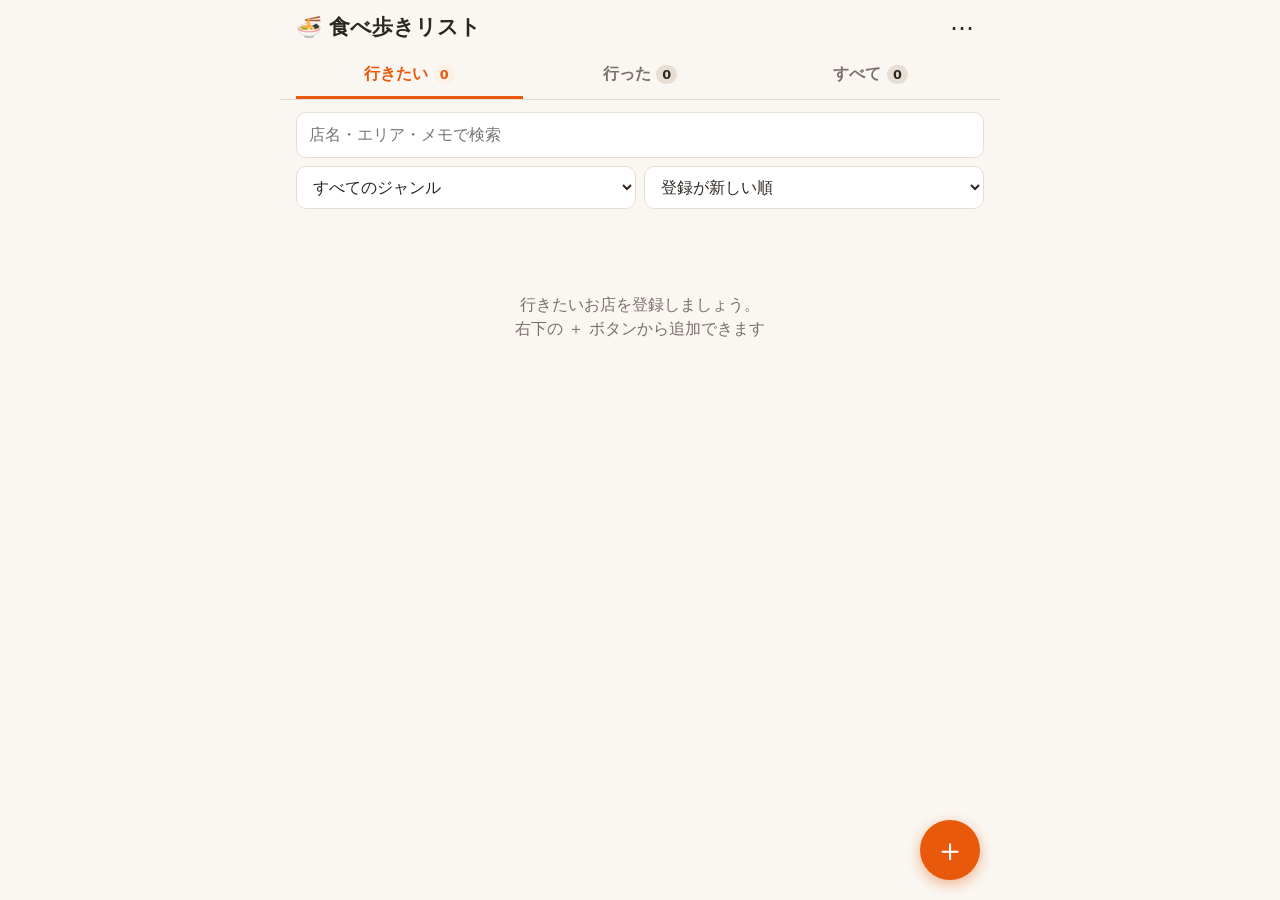
<file: index.html>
<!doctype html>
<html lang="ja">
<head>
  <meta charset="utf-8">
  <meta name="viewport" content="width=device-width, initial-scale=1, viewport-fit=cover">
  <meta name="theme-color" content="#e8590c">
  <title>食べ歩きリスト</title>
  <link rel="manifest" href="manifest.webmanifest">
  <link rel="icon" href="icon.svg" type="image/svg+xml">
  <link rel="apple-touch-icon" href="icon.svg">
  <link rel="stylesheet" href="style.css">
</head>
<body>
  <header class="app-header">
    <h1>🍜 食べ歩きリスト</h1>
    <button id="menuBtn" class="icon-btn" type="button" aria-label="メニュー">⋯</button>
  </header>

  <nav class="tabs" role="tablist">
    <button type="button" role="tab" data-tab="want" aria-selected="true">行きたい <span class="count" id="countWant">0</span></button>
    <button type="button" role="tab" data-tab="visited" aria-selected="false">行った <span class="count" id="countVisited">0</span></button>
    <button type="button" role="tab" data-tab="all" aria-selected="false">すべて <span class="count" id="countAll">0</span></button>
  </nav>

  <div class="toolbar">
    <input type="search" id="search" placeholder="店名・エリア・メモで検索" aria-label="検索">
    <div class="toolbar-row">
      <select id="genreFilter" aria-label="ジャンルで絞り込み">
        <option value="">すべてのジャンル</option>
      </select>
      <select id="sort" aria-label="並び替え">
        <option value="created">登録が新しい順</option>
        <option value="priority">行きたい度順</option>
        <option value="rating">評価が高い順</option>
        <option value="lastVisit">最近行った順</option>
        <option value="name">店名順</option>
      </select>
    </div>
  </div>

  <main id="list" class="list" aria-live="polite"></main>
  <p id="empty" class="empty" hidden></p>

  <button id="addBtn" class="fab" type="button" aria-label="お店を追加">＋</button>
  <div id="toast" class="toast" role="status" hidden></div>

  <!-- お店の追加・編集 -->
  <dialog id="shopDialog">
    <form id="shopForm" novalidate>
      <h2 id="shopDialogTitle">お店を追加</h2>
      <label><span>店名 <span class="req">*</span></span>
        <input name="name" autocomplete="off" required>
      </label>
      <label>ジャンル
        <input name="genre" list="genreList" autocomplete="off" placeholder="ラーメン、カフェ、焼肉 など">
      </label>
      <datalist id="genreList"></datalist>
      <label>エリア・住所
        <input name="area" autocomplete="off" placeholder="渋谷、梅田 など">
      </label>
      <label>URL（食べログ・Instagram など）
        <input name="url" inputmode="url" autocomplete="off" placeholder="https://">
      </label>
      <div class="field">
        <span class="field-label">行きたい度</span>
        <div class="stars-input" data-name="priority"></div>
      </div>
      <label>メモ
        <textarea name="memo" rows="3" placeholder="気になるメニュー、営業時間、誰に聞いたか など"></textarea>
      </label>
      <div class="dialog-actions">
        <button type="button" class="danger" id="deleteShopBtn">削除</button>
        <span class="spacer"></span>
        <button type="button" data-close>キャンセル</button>
        <button type="submit" class="primary">保存</button>
      </div>
    </form>
  </dialog>

  <!-- 行った記録の追加・編集 -->
  <dialog id="visitDialog">
    <form id="visitForm" novalidate>
      <h2 id="visitDialogTitle">行った記録</h2>
      <p class="dialog-sub" id="visitShopName"></p>
      <label><span>行った日 <span class="req">*</span></span>
        <input name="date" type="date" required>
      </label>
      <div class="field">
        <span class="field-label">評価</span>
        <div class="stars-input" data-name="rating"></div>
      </div>
      <div class="field-row">
        <label>金額（円）
          <input name="price" type="number" inputmode="numeric" min="0" step="1" placeholder="1500">
        </label>
        <label>一緒に行った人
          <input name="companions" autocomplete="off" placeholder="ひとり、友達 など">
        </label>
      </div>
      <label>食べたもの
        <input name="dishes" autocomplete="off" placeholder="味噌ラーメン、餃子">
      </label>
      <label>感想
        <textarea name="comment" rows="3" placeholder="味、雰囲気、待ち時間 など"></textarea>
      </label>
      <label class="check">
        <input name="again" type="checkbox"> また行きたい！
      </label>
      <div class="dialog-actions">
        <span class="spacer"></span>
        <button type="button" data-close>キャンセル</button>
        <button type="submit" class="primary">保存</button>
      </div>
    </form>
  </dialog>

  <!-- お店の詳細 -->
  <dialog id="detailDialog">
    <div id="detailBody"></div>
    <div class="dialog-actions">
      <button type="button" id="detailEditBtn">編集</button>
      <span class="spacer"></span>
      <button type="button" data-close>閉じる</button>
      <button type="button" class="primary" id="detailVisitBtn">＋ 行った記録</button>
    </div>
  </dialog>

  <!-- メニュー -->
  <dialog id="menuDialog">
    <h2>メニュー</h2>
    <div class="menu-list">
      <button type="button" id="exportJsonBtn">バックアップを保存（JSON）</button>
      <button type="button" id="importJsonBtn">バックアップから復元（JSON）</button>
      <button type="button" id="exportCsvBtn">表計算用に書き出し（CSV）</button>
    </div>
    <p class="note">データはこの端末のブラウザ内に保存されます。機種変更やブラウザのデータ削除の前にバックアップを保存してください。</p>
    <input type="file" id="importFile" accept="application/json,.json" hidden>
    <div class="dialog-actions">
      <span class="spacer"></span>
      <button type="button" data-close>閉じる</button>
    </div>
  </dialog>

  <script src="app.js"></script>
</body>
</html>
</file>
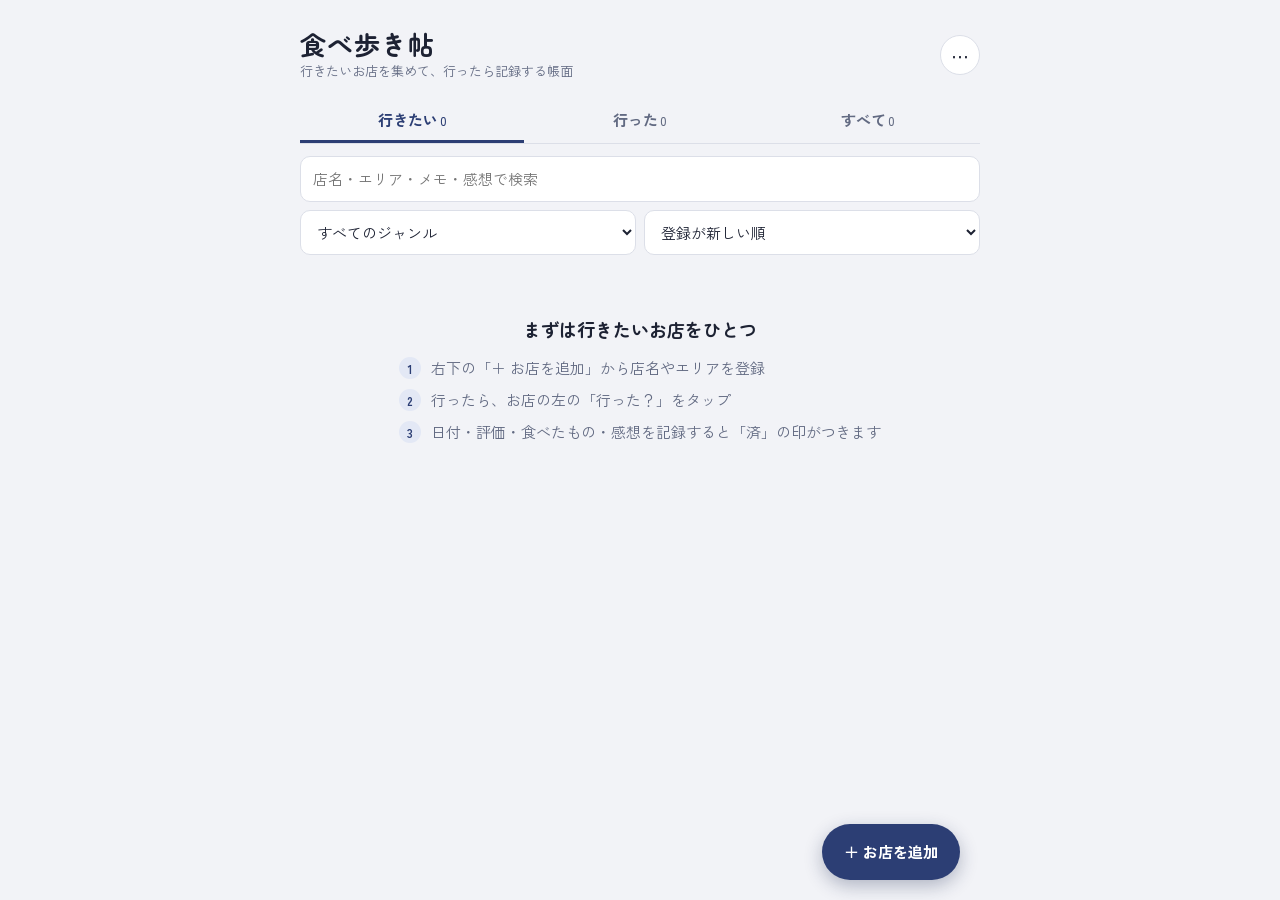
<file: tabearuki/index.html>
<!doctype html>
<html lang="ja">
<head>
<meta charset="utf-8">
<meta name="viewport" content="width=device-width, initial-scale=1, viewport-fit=cover">
</head>
<body>
<title>食べ歩き帖</title>
<meta name="claude:viewport-fit-sides" content="cover">
<link rel="preconnect" href="https://fonts.googleapis.com">
<link rel="preconnect" href="https://fonts.gstatic.com" crossorigin>
<link rel="stylesheet" href="https://fonts.googleapis.com/css2?family=Zen+Kaku+Gothic+New:wght@400;500;700&family=Zen+Maru+Gothic:wght@700&display=swap">
<style>
/* Layout: 一列のカード帳。行ったお店には朱色の「済」印が押される。上部にタブ、右下に追加ボタン */
:root {
  --paper: #f2f3f7;
  --surface: #ffffff;
  --ink: #1d2233;
  --ink-soft: #626a82;
  --line: #dcdfe8;
  --indigo: #2c3e74;
  --indigo-soft: #e3e8f5;
  --stamp: #c8402b;
  --star: #e0a100;
  --star-off: #d3d7e2;
  --scrim: rgba(18, 22, 36, .5);
  --font-display: "Zen Maru Gothic", "Hiragino Maru Gothic ProN", "Hiragino Sans", system-ui, sans-serif;
  --font-body: "Zen Kaku Gothic New", "Hiragino Sans", "Noto Sans JP", "Yu Gothic UI", system-ui, sans-serif;
  --radius: 12px;
}
@media (prefers-color-scheme: dark) {
  :root:not([data-theme="light"]) {
    --paper: #12141c; --surface: #1b1e29; --ink: #e8e9f0; --ink-soft: #9aa1b8; --line: #2e3242;
    --indigo: #9fb2ee; --indigo-soft: #26304d; --stamp: #ff6b55; --star: #f2b72c; --star-off: #3a3f52;
    --scrim: rgba(0, 0, 0, .6); color-scheme: dark;
  }
}
:root[data-theme="dark"] {
  --paper: #12141c; --surface: #1b1e29; --ink: #e8e9f0; --ink-soft: #9aa1b8; --line: #2e3242;
  --indigo: #9fb2ee; --indigo-soft: #26304d; --stamp: #ff6b55; --star: #f2b72c; --star-off: #3a3f52;
  --scrim: rgba(0, 0, 0, .6); color-scheme: dark;
}

* { box-sizing: border-box; }
body {
  background: var(--paper);
  color: var(--ink);
  font-family: var(--font-body);
  font-size: 15px;
  line-height: 1.6;
  padding-left: max(16px, env(safe-area-inset-left, 0px));
  padding-right: max(16px, env(safe-area-inset-right, 0px));
  padding-block: 0 112px;
}
.wrap { max-width: 680px; margin: 0 auto; }
button, input, select, textarea { font: inherit; color: inherit; }
button { cursor: pointer; }
:focus-visible { outline: 2px solid var(--indigo); outline-offset: 2px; }

.btn {
  border: 1px solid var(--line);
  background: var(--surface);
  border-radius: 999px;
  padding: 6px 14px;
  font-size: 13px;
  font-weight: 500;
  white-space: nowrap;
  color: var(--ink);
  text-decoration: none;
  display: inline-flex;
  align-items: center;
  gap: 4px;
}
.btn:hover { border-color: var(--ink-soft); }
.btn.primary { background: var(--indigo); border-color: var(--indigo); color: var(--surface); font-weight: 700; }
.btn.danger { color: var(--stamp); border-color: transparent; background: transparent; }
.btn.lg { font-size: 15px; padding: 9px 18px; }

input, select, textarea {
  width: 100%;
  border: 1px solid var(--line);
  background: var(--surface);
  border-radius: 10px;
  padding: 10px 12px;
  min-width: 0;
}
textarea { resize: vertical; }

/* ヘッダー */
.masthead { display: flex; align-items: center; justify-content: space-between; gap: 12px; padding-block: 20px 6px; }
.masthead h1 { font-family: var(--font-display); font-size: 26px; letter-spacing: .04em; margin: 0; line-height: 1.2; }
.masthead .tally { margin: 2px 0 0; color: var(--ink-soft); font-size: 13px; font-variant-numeric: tabular-nums; }
.icon-btn { border: 1px solid var(--line); background: var(--surface); border-radius: 50%; width: 40px; height: 40px; font-size: 18px; line-height: 1; color: var(--ink); flex: none; }

.tabs {
  position: sticky;
  top: env(safe-area-inset-top, 0px);
  z-index: 2;
  display: flex;
  gap: 4px;
  background: var(--paper);
  border-bottom: 1px solid var(--line);
  margin-top: 10px;
}
.tabs button {
  flex: 1;
  border: none;
  background: transparent;
  padding: 10px 4px 8px;
  color: var(--ink-soft);
  font-weight: 700;
  border-bottom: 3px solid transparent;
  font-variant-numeric: tabular-nums;
}
.tabs button[aria-selected="true"] { color: var(--indigo); border-bottom-color: var(--indigo); }
.tabs .n { font-size: 12px; font-weight: 500; margin-left: 2px; }

.toolbar { display: grid; gap: 8px; padding-block: 12px 4px; }
.toolbar-row { display: grid; grid-template-columns: 1fr 1fr; gap: 8px; }

/* カード */
.list { display: grid; gap: 10px; padding-block: 8px; }
.card {
  display: grid;
  grid-template-columns: 52px 1fr;
  gap: 12px;
  background: var(--surface);
  border: 1px solid var(--line);
  border-radius: var(--radius);
  padding: 14px;
}
.mark {
  width: 52px; height: 52px;
  border-radius: 50%;
  border: 2px dashed var(--line);
  background: transparent;
  color: var(--ink-soft);
  font-size: 11px;
  font-weight: 700;
  line-height: 1.2;
  padding: 0;
}
.mark:hover { border-color: var(--stamp); color: var(--stamp); border-style: solid; }
.card.visited .mark {
  border: 3px double var(--stamp);
  color: var(--stamp);
  font-family: var(--font-display);
  font-size: 22px;
  transform: rotate(-12deg);
}
.card-body { min-width: 0; }
.card-main { cursor: pointer; }
.card-title { display: flex; align-items: baseline; flex-wrap: wrap; gap: 4px 8px; }
.card-title h3 { margin: 0; font-size: 17px; font-weight: 700; overflow-wrap: anywhere; text-wrap: balance; }
.chip { font-size: 11px; font-weight: 700; letter-spacing: .04em; padding: 1px 8px; border-radius: 999px; background: var(--indigo-soft); color: var(--indigo); white-space: nowrap; }
.chip.again { background: transparent; border: 1px solid var(--stamp); color: var(--stamp); }
.meta { color: var(--ink-soft); font-size: 13px; margin-top: 2px; overflow-wrap: anywhere; font-variant-numeric: tabular-nums; }
.preview { margin: 6px 0 0; font-size: 14px; display: -webkit-box; -webkit-line-clamp: 2; -webkit-box-orient: vertical; overflow: hidden; overflow-wrap: anywhere; }
.card-actions { display: flex; flex-wrap: wrap; gap: 6px; margin-top: 10px; }
.stars { color: var(--star); letter-spacing: 1px; white-space: nowrap; }
.stars .off { color: var(--star-off); }

.empty { text-align: center; color: var(--ink-soft); padding: 40px 12px; }
.empty h2 { font-family: var(--font-display); color: var(--ink); font-size: 18px; margin: 0 0 12px; }
.howto { display: inline-grid; gap: 8px; text-align: left; margin: 0 auto; padding: 0; list-style: none; counter-reset: s; }
.howto li { counter-increment: s; display: flex; gap: 10px; align-items: baseline; }
.howto li::before { content: counter(s); flex: none; width: 22px; height: 22px; border-radius: 50%; background: var(--indigo-soft); color: var(--indigo); font-size: 12px; font-weight: 700; display: grid; place-items: center; }

.fab {
  position: fixed;
  right: max(calc(20px + env(safe-area-inset-right, 0px)), calc(50% - 320px));
  bottom: calc(20px + env(safe-area-inset-bottom, 0px));
  height: 56px;
  padding: 0 22px;
  border-radius: 999px;
  border: none;
  background: var(--indigo);
  color: var(--surface);
  font-weight: 700;
  font-size: 15px;
  box-shadow: 0 6px 18px rgba(28, 40, 80, .3);
  z-index: 3;
}
.toast {
  position: fixed;
  left: 50%;
  bottom: calc(92px + env(safe-area-inset-bottom, 0px));
  transform: translateX(-50%);
  width: max-content;
  max-width: calc(100% - 32px);
  background: var(--ink);
  color: var(--paper);
  padding: 10px 18px;
  border-radius: 999px;
  font-size: 14px;
  z-index: 10;
}

/* ダイアログ */
dialog {
  border: none;
  border-radius: 16px;
  padding: 20px;
  width: min(560px, calc(100% - 24px));
  max-height: calc(100% - 24px);
  background: var(--surface);
  color: var(--ink);
  box-shadow: 0 12px 40px rgba(0, 0, 0, .25);
}
dialog::backdrop { background: var(--scrim); }
dialog h2 { font-family: var(--font-display); margin: 0 0 12px; font-size: 19px; text-wrap: balance; }
dialog form { display: grid; gap: 12px; }
dialog label, .field { display: grid; gap: 4px; font-size: 13px; color: var(--ink-soft); font-weight: 500; }
dialog label > input, dialog label > textarea { color: var(--ink); font-size: 15px; font-weight: 400; }
.field-row { display: grid; grid-template-columns: 1fr 1fr; gap: 12px; }
label.check { display: flex; align-items: center; gap: 8px; color: var(--ink); font-size: 15px; }
label.check input { width: 20px; height: 20px; accent-color: var(--stamp); }
.req { color: var(--stamp); }
.dialog-sub { margin: -8px 0 0; font-weight: 700; }
.dialog-actions { display: flex; gap: 8px; align-items: center; margin-top: 8px; flex-wrap: wrap; }
.spacer { flex: 1; }
.note { color: var(--ink-soft); font-size: 13px; }
.menu-list { display: grid; gap: 8px; }
.menu-list .btn { justify-content: flex-start; border-radius: 10px; padding: 12px 14px; font-size: 14px; }
.where { font-size: 13px; background: var(--paper); border-radius: 10px; padding: 10px 12px; margin: 0 0 12px; }

.stars-input { display: flex; align-items: center; gap: 2px; flex-wrap: wrap; }
.stars-input button { border: none; background: transparent; padding: 0 2px; font-size: 32px; line-height: 1.1; color: var(--star-off); }
.stars-input button.on { color: var(--star); }
.stars-input .clear { font-size: 12px; color: var(--ink-soft); margin-left: 8px; padding: 4px 8px; }
.stars-input .val { font-size: 13px; color: var(--ink-soft); margin-left: 4px; font-variant-numeric: tabular-nums; }

.detail-info { display: grid; gap: 4px; margin: 4px 0 12px; font-size: 14px; }
.detail-info a { color: var(--indigo); overflow-wrap: anywhere; }
.detail-memo { white-space: pre-wrap; background: var(--paper); border-radius: 10px; padding: 10px 12px; margin: 0 0 16px; overflow-wrap: anywhere; font-size: 14px; }
.summary { display: flex; gap: 6px 18px; flex-wrap: wrap; font-size: 13px; color: var(--ink-soft); margin-bottom: 10px; font-variant-numeric: tabular-nums; }
.summary b { color: var(--ink); font-size: 15px; }
.visit-list { list-style: none; padding: 0; margin: 0; display: grid; gap: 10px; }
.visit { border: 1px solid var(--line); border-radius: 12px; padding: 10px 12px; }
.visit-head { display: flex; align-items: center; gap: 6px 10px; flex-wrap: wrap; }
.visit-head .date { font-weight: 700; font-variant-numeric: tabular-nums; }
.visit-btns { display: flex; gap: 4px; margin-left: auto; }
.visit-btns .btn { padding: 3px 10px; font-size: 12px; }
.visit p { margin: 4px 0 0; font-size: 14px; white-space: pre-wrap; overflow-wrap: anywhere; }
.visit .label { color: var(--ink-soft); margin-right: 6px; font-size: 12px; }

@media (max-width: 420px) {
  .field-row { grid-template-columns: 1fr; }
  dialog { padding: 16px; }
}
@media (prefers-reduced-motion: no-preference) {
  .card.visited .mark { transition: transform .2s; }
}
</style>

<div class="wrap">
  <header class="masthead">
    <div>
      <h1>食べ歩き帖</h1>
      <p class="tally" id="tally">読み込み中…</p>
    </div>
    <button id="menuBtn" class="icon-btn" type="button" aria-label="メニュー">⋯</button>
  </header>

  <nav class="tabs" role="tablist">
    <button type="button" role="tab" data-tab="want" aria-selected="true">行きたい<span class="n" id="countWant"></span></button>
    <button type="button" role="tab" data-tab="visited" aria-selected="false">行った<span class="n" id="countVisited"></span></button>
    <button type="button" role="tab" data-tab="all" aria-selected="false">すべて<span class="n" id="countAll"></span></button>
  </nav>

  <div class="toolbar">
    <input type="search" id="search" placeholder="店名・エリア・メモ・感想で検索" aria-label="検索">
    <div class="toolbar-row">
      <select id="genreFilter" aria-label="ジャンルで絞り込み"><option value="">すべてのジャンル</option></select>
      <select id="sort" aria-label="並び替え">
        <option value="created">登録が新しい順</option>
        <option value="priority">行きたい度順</option>
        <option value="rating">評価が高い順</option>
        <option value="lastVisit">最近行った順</option>
        <option value="name">店名順</option>
      </select>
    </div>
  </div>

  <main id="list" class="list" aria-live="polite"></main>
  <div id="empty" class="empty">
    <h2>リストを読み込んでいます</h2>
  </div>
</div>

<button id="addBtn" class="fab" type="button">＋ お店を追加</button>
<div id="toast" class="toast" role="status" hidden></div>

<dialog id="shopDialog">
  <form id="shopForm" novalidate>
    <h2 id="shopDialogTitle">お店を追加</h2>
    <label><span>店名 <span class="req">*</span></span><input id="f-name" name="name" autocomplete="off" required></label>
    <label>ジャンル<input id="f-genre" name="genre" list="genreList" autocomplete="off" placeholder="ラーメン、カフェ、焼肉 など"></label>
    <datalist id="genreList"></datalist>
    <label>エリア・住所<input id="f-area" name="area" autocomplete="off" placeholder="渋谷、梅田 など"></label>
    <label>URL（食べログ・Instagram など）<input id="f-url" name="url" inputmode="url" autocomplete="off" placeholder="https://"></label>
    <div class="field"><span>行きたい度</span><div class="stars-input" data-name="priority"></div></div>
    <label>メモ<textarea id="f-memo" name="memo" rows="3" placeholder="気になるメニュー、定休日、誰に聞いたか など"></textarea></label>
    <div class="dialog-actions">
      <button type="button" class="btn danger" id="deleteShopBtn">削除</button>
      <span class="spacer"></span>
      <button type="button" class="btn lg" data-close>キャンセル</button>
      <button type="submit" class="btn lg primary">保存</button>
    </div>
  </form>
</dialog>

<dialog id="visitDialog">
  <form id="visitForm" novalidate>
    <h2 id="visitDialogTitle">行った！</h2>
    <p class="dialog-sub" id="visitShopName"></p>
    <label><span>行った日 <span class="req">*</span></span><input id="v-date" name="date" type="date" required></label>
    <div class="field"><span>評価</span><div class="stars-input" data-name="rating"></div></div>
    <div class="field-row">
      <label>金額（円）<input id="v-price" name="price" type="number" inputmode="numeric" min="0" step="1" placeholder="1500"></label>
      <label>一緒に行った人<input id="v-companions" name="companions" autocomplete="off" placeholder="ひとり、友達 など"></label>
    </div>
    <label>食べたもの<input id="v-dishes" name="dishes" autocomplete="off" placeholder="味噌ラーメン、餃子"></label>
    <label>感想<textarea id="v-comment" name="comment" rows="3" placeholder="味、雰囲気、待ち時間 など"></textarea></label>
    <label class="check"><input id="v-again" name="again" type="checkbox"> また行きたい！</label>
    <div class="dialog-actions">
      <span class="spacer"></span>
      <button type="button" class="btn lg" data-close>キャンセル</button>
      <button type="submit" class="btn lg primary">記録する</button>
    </div>
  </form>
</dialog>

<dialog id="detailDialog">
  <div id="detailBody"></div>
  <div class="dialog-actions">
    <button type="button" class="btn lg" id="detailEditBtn">編集</button>
    <span class="spacer"></span>
    <button type="button" class="btn lg" data-close>閉じる</button>
    <button type="button" class="btn lg primary" id="detailVisitBtn">＋ 行った記録</button>
  </div>
</dialog>

<dialog id="confirmDialog">
  <form method="dialog">
    <h2 id="confirmTitle">確認</h2>
    <p id="confirmText" class="note" style="white-space: pre-line; margin: 0"></p>
    <div class="dialog-actions">
      <span class="spacer"></span>
      <button class="btn lg" value="cancel">やめる</button>
      <button class="btn lg primary" value="ok" id="confirmOk">OK</button>
    </div>
  </form>
</dialog>

<dialog id="menuDialog">
  <h2>メニュー</h2>
  <p class="where" id="whereText"></p>
  <div class="menu-list">
    <button type="button" class="btn" id="exportJsonBtn">バックアップを保存（JSON）</button>
    <button type="button" class="btn" id="importJsonBtn">バックアップから復元（JSON）</button>
    <button type="button" class="btn" id="exportCsvBtn">表計算用に書き出し（CSV）</button>
  </div>
  <input type="file" id="importFile" accept="application/json,.json" hidden>
  <div class="dialog-actions">
    <span class="spacer"></span>
    <button type="button" class="btn lg" data-close>閉じる</button>
  </div>
</dialog>

<script>
'use strict';

// ---------- データ ----------
// shop: { id, name, genre, area, url, memo, priority(0-5), createdAt,
//         visits: [{ id, date, rating(0-5), price, companions, dishes, comment, again }] }

const LOCAL_KEY = 'tabearuki-list-v1';
const state = { tab: 'want', query: '', genre: '', sort: 'created' };
const store = { mode: 'loading', db: null }; // mode: loading | cloud | local
let data = { shops: [] };

const str = (v) => (v == null ? '' : String(v)).trim();
const clampStar = (v) => Math.max(0, Math.min(5, Math.round(Number(v) || 0)));
const uid = () => Date.now().toString(36) + Math.random().toString(36).slice(2, 8);

function normalizeShop(s) {
  if (!s || !str(s.name)) return null;
  return {
    id: /^[A-Za-z0-9_-]{1,64}$/.test(str(s.id)) ? str(s.id) : uid(),
    name: str(s.name),
    genre: str(s.genre),
    area: str(s.area),
    url: str(s.url),
    memo: str(s.memo),
    priority: clampStar(s.priority),
    createdAt: Number(s.createdAt) || Date.now(),
    visits: Array.isArray(s.visits) ? s.visits.map(normalizeVisit).filter(Boolean) : [],
  };
}

function normalizeVisit(v) {
  if (!v || !/^\d{4}-\d{2}-\d{2}$/.test(str(v.date))) return null;
  const price = v.price === '' || v.price == null ? null : Number(v.price);
  return {
    id: str(v.id) || uid(),
    date: str(v.date),
    rating: clampStar(v.rating),
    price: Number.isFinite(price) && price >= 0 ? Math.round(price) : null,
    companions: str(v.companions),
    dishes: str(v.dishes),
    comment: str(v.comment),
    again: Boolean(v.again),
  };
}

function today() {
  const d = new Date();
  d.setMinutes(d.getMinutes() - d.getTimezoneOffset());
  return d.toISOString().slice(0, 10);
}

const findShop = (id) => data.shops.find((s) => s.id === id);
const isVisited = (shop) => shop.visits.length > 0;
const sortedVisits = (shop) => [...shop.visits].sort((a, b) => b.date.localeCompare(a.date));
const lastVisit = (shop) => (shop.visits.length ? sortedVisits(shop)[0] : null);
function avgRating(shop) {
  const rated = shop.visits.filter((v) => v.rating > 0);
  return rated.length ? rated.reduce((sum, v) => sum + v.rating, 0) / rated.length : 0;
}

// ---------- 保存先：claude.ai（所有者）またはこの端末 ----------
const use = (name) =>
  window.claude && typeof window.claude.use === 'function'
    ? Promise.resolve(window.claude.use(name)).catch(() => null)
    : Promise.resolve(null);

function loadLocal() {
  try {
    const parsed = JSON.parse(localStorage.getItem(LOCAL_KEY) || 'null');
    if (parsed && Array.isArray(parsed.shops)) return parsed.shops.map(normalizeShop).filter(Boolean);
  } catch (e) { /* 使えない環境では空で始める */ }
  return [];
}

function saveLocal() {
  try { localStorage.setItem(LOCAL_KEY, JSON.stringify({ version: 1, shops: data.shops })); }
  catch (e) { toast('この端末に保存できませんでした。バックアップを取ってください'); }
}

async function initStore() {
  const [db, user] = await Promise.all([use('db'), use('user')]);
  const owner = user ? await user.isOwner() : false;
  if (db && owner) {
    store.mode = 'cloud';
    store.db = db;
    db.collection('shops').onSnapshot(
      (snap) => {
        data.shops = snap.docs.map((d) => normalizeShop({ ...d.data(), id: d.id })).filter(Boolean);
        render();
        refreshDetail();
      },
      () => toast('同期が止まりました。ページを開き直してください'),
    );
  } else {
    store.mode = 'local';
    data.shops = loadLocal();
    render();
  }
}

async function cloudCall(fn) {
  try {
    await fn();
  } catch (e) {
    if (e && e.code === 'unavailable') {
      await new Promise((r) => setTimeout(r, 600 + Math.random() * 800));
      try { await fn(); return true; } catch (e2) { e = e2; }
    }
    if (e && e.code === 'quota_exceeded') toast('保存容量がいっぱいです。不要なお店を削除してください');
    else toast('保存できませんでした。通信状況を確認してもう一度お試しください');
    return false;
  }
  return true;
}

function persistShop(shop) {
  if (store.mode === 'cloud') return cloudCall(() => store.db.collection('shops').doc(shop.id).set({ ...shop }));
  saveLocal();
  return Promise.resolve(true);
}

function removeShop(id) {
  if (store.mode === 'cloud') return cloudCall(() => store.db.collection('shops').doc(id).delete());
  saveLocal();
  return Promise.resolve(true);
}

// ---------- 表示ユーティリティ ----------
const $ = (sel) => document.querySelector(sel);
const esc = (s) => String(s).replace(/[&<>"']/g, (c) => ({ '&': '&amp;', '<': '&lt;', '>': '&gt;', '"': '&quot;', "'": '&#39;' }[c]));
const fmtDate = (d) => d.replaceAll('-', '/');
const fmtYen = (n) => `${n.toLocaleString('ja-JP')}円`;

function starsHtml(value, label) {
  const full = Math.round(value);
  return `<span class="stars" aria-label="${esc(label)} ${value ? value.toFixed(1) : '未評価'}">` +
    '★'.repeat(full) + `<span class="off">${'★'.repeat(5 - full)}</span></span>`;
}

function safeUrl(url) {
  if (!url) return '';
  const withScheme = /^[a-z][a-z0-9+.-]*:/i.test(url) ? url : `https://${url}`;
  try {
    const u = new URL(withScheme);
    return u.protocol === 'http:' || u.protocol === 'https:' ? u.href : '';
  } catch { return ''; }
}

const mapUrl = (shop) =>
  `https://www.google.com/maps/search/?api=1&query=${encodeURIComponent([shop.name, shop.area].filter(Boolean).join(' '))}`;

let toastTimer;
function toast(msg) {
  const el = $('#toast');
  el.textContent = msg;
  el.hidden = false;
  clearTimeout(toastTimer);
  toastTimer = setTimeout(() => { el.hidden = true; }, 2600);
}

const confirmDialog = $('#confirmDialog');
function askConfirm(title, text, okLabel) {
  $('#confirmTitle').textContent = title;
  $('#confirmText').textContent = text;
  $('#confirmOk').textContent = okLabel;
  confirmDialog.returnValue = '';
  confirmDialog.showModal();
  return new Promise((resolve) => {
    confirmDialog.addEventListener('close', () => resolve(confirmDialog.returnValue === 'ok'), { once: true });
  });
}

// ---------- 一覧 ----------
const sorters = {
  created: (a, b) => b.createdAt - a.createdAt,
  priority: (a, b) => b.priority - a.priority || b.createdAt - a.createdAt,
  rating: (a, b) => avgRating(b) - avgRating(a) || b.priority - a.priority,
  lastVisit: (a, b) => (lastVisit(b)?.date || '').localeCompare(lastVisit(a)?.date || '') || b.createdAt - a.createdAt,
  name: (a, b) => a.name.localeCompare(b.name, 'ja'),
};

function matchesQuery(shop, q) {
  if (!q) return true;
  const hay = [shop.name, shop.genre, shop.area, shop.memo,
    ...shop.visits.flatMap((v) => [v.dishes, v.comment, v.companions])].join('\n').toLowerCase();
  return q.toLowerCase().split(/\s+/).every((word) => hay.includes(word));
}

function render() {
  if (store.mode === 'loading') return;
  const visitedCount = data.shops.filter(isVisited).length;
  const wantCount = data.shops.length - visitedCount;
  $('#countWant').textContent = wantCount;
  $('#countVisited').textContent = visitedCount;
  $('#countAll').textContent = data.shops.length;
  $('#tally').textContent = data.shops.length
    ? `行きたい ${wantCount}軒 · 行った ${visitedCount}軒`
    : '行きたいお店を集めて、行ったら記録する帳面';

  renderGenres();

  const items = data.shops
    .filter((s) => state.tab === 'all' || (state.tab === 'visited') === isVisited(s))
    .filter((s) => !state.genre || s.genre === state.genre)
    .filter((s) => matchesQuery(s, state.query))
    .sort(sorters[state.sort] || sorters.created);

  $('#list').innerHTML = items.map(cardHtml).join('');

  const empty = $('#empty');
  empty.hidden = items.length > 0;
  if (items.length) return;
  if (!data.shops.length) {
    empty.innerHTML = `<h2>まずは行きたいお店をひとつ</h2>
      <ol class="howto">
        <li>右下の「＋ お店を追加」から店名やエリアを登録</li>
        <li>行ったら、お店の左の「行った？」をタップ</li>
        <li>日付・評価・食べたもの・感想を記録すると「済」の印がつきます</li>
      </ol>`;
  } else if (state.query || state.genre) {
    empty.innerHTML = '<h2>条件に合うお店がありません</h2><p>検索語やジャンルを変えてみてください</p>';
  } else if (state.tab === 'visited') {
    empty.innerHTML = '<h2>まだ行ったお店はありません</h2><p>「行きたい」のお店の「行った？」をタップして記録しましょう</p>';
  } else {
    empty.innerHTML = '<h2>行きたいお店は全部制覇！</h2><p>新しいお店を「＋ お店を追加」から登録しましょう</p>';
  }
}

function renderGenres() {
  const genres = [...new Set(data.shops.map((s) => s.genre).filter(Boolean))].sort((a, b) => a.localeCompare(b, 'ja'));
  if (state.genre && !genres.includes(state.genre)) state.genre = '';
  $('#genreFilter').innerHTML = '<option value="">すべてのジャンル</option>' +
    genres.map((g) => `<option value="${esc(g)}"${g === state.genre ? ' selected' : ''}>${esc(g)}</option>`).join('');
  $('#genreList').innerHTML = genres.map((g) => `<option value="${esc(g)}"></option>`).join('');
}

function cardHtml(shop) {
  const visited = isVisited(shop);
  const last = lastVisit(shop);
  const avg = avgRating(shop);
  const url = safeUrl(shop.url);
  let summary = '';
  let preview = '';
  if (visited) {
    summary = `${starsHtml(avg, '評価')} ${avg ? avg.toFixed(1) : '未評価'} · ${fmtDate(last.date)} · ${shop.visits.length}回`;
    const withText = sortedVisits(shop).find((v) => v.comment || v.dishes);
    if (withText) preview = withText.comment || `食べたもの：${withText.dishes}`;
  } else {
    if (shop.priority) summary = `行きたい度 ${starsHtml(shop.priority, '行きたい度')}`;
    preview = shop.memo;
  }
  return `
  <article class="card${visited ? ' visited' : ''}" data-id="${esc(shop.id)}">
    <button type="button" class="mark" data-action="visit"
      aria-label="${visited ? 'また行った記録を追加' : '行ったとして記録'}">${visited ? '済' : '行った？'}</button>
    <div class="card-body">
      <div class="card-main" data-action="detail">
        <div class="card-title">
          <h3>${esc(shop.name)}</h3>
          ${shop.genre ? `<span class="chip">${esc(shop.genre)}</span>` : ''}
          ${last?.again ? '<span class="chip again">また行きたい</span>' : ''}
        </div>
        ${shop.area ? `<div class="meta">${esc(shop.area)}</div>` : ''}
        ${summary ? `<div class="meta">${summary}</div>` : ''}
        ${preview ? `<p class="preview">${esc(preview)}</p>` : ''}
      </div>
      <div class="card-actions">
        <button type="button" class="btn${visited ? '' : ' primary'}" data-action="visit">${visited ? '＋ また行った' : '✓ 行った！'}</button>
        <a class="btn" href="${esc(mapUrl(shop))}" target="_blank" rel="noopener">地図</a>
        ${url ? `<a class="btn" href="${esc(url)}" target="_blank" rel="noopener">リンク</a>` : ''}
        <button type="button" class="btn" data-action="edit">編集</button>
      </div>
    </div>
  </article>`;
}

// ---------- 星入力 ----------
const STAR_WORDS = ['未評価', 'いまいち', 'ふつう', 'よかった', 'とてもよかった', '最高！'];
function setupStarsInput(container) {
  container.innerHTML = [1, 2, 3, 4, 5]
    .map((n) => `<button type="button" data-star="${n}" aria-label="${n}つ星">★</button>`).join('') +
    '<span class="val"></span><button type="button" class="clear" data-star="0">クリア</button>';
  container.addEventListener('click', (e) => {
    const btn = e.target.closest('[data-star]');
    if (btn) setStars(container, Number(btn.dataset.star));
  });
}
function setStars(container, value) {
  container.dataset.value = value;
  container.querySelectorAll('[data-star]').forEach((b) => {
    const n = Number(b.dataset.star);
    if (n > 0) { b.classList.toggle('on', n <= value); b.setAttribute('aria-pressed', String(n <= value)); }
  });
  if (container.dataset.name === 'rating') container.querySelector('.val').textContent = STAR_WORDS[value];
}
const getStars = (container) => Number(container.dataset.value) || 0;

// ---------- お店ダイアログ ----------
const shopDialog = $('#shopDialog');
const shopForm = $('#shopForm');
const priorityInput = shopForm.querySelector('[data-name="priority"]');
let editingShopId = null;

function openShopDialog(shopId = null) {
  editingShopId = shopId;
  const shop = shopId ? findShop(shopId) : null;
  shopForm.reset();
  $('#shopDialogTitle').textContent = shop ? 'お店を編集' : 'お店を追加';
  $('#deleteShopBtn').hidden = !shop;
  for (const key of ['name', 'genre', 'area', 'url', 'memo']) shopForm.elements[key].value = shop ? shop[key] : '';
  setStars(priorityInput, shop ? shop.priority : 3);
  shopDialog.showModal();
  if (!shop) shopForm.elements.name.focus();
}

shopForm.addEventListener('submit', (e) => {
  e.preventDefault();
  const f = shopForm.elements;
  const name = str(f.name.value);
  if (!name) { f.name.focus(); toast('店名を入力してください'); return; }
  const fields = {
    name,
    genre: str(f.genre.value),
    area: str(f.area.value),
    url: str(f.url.value),
    memo: str(f.memo.value),
    priority: getStars(priorityInput),
  };
  const isEdit = Boolean(editingShopId);
  let shop = editingShopId && findShop(editingShopId);
  if (shop) {
    Object.assign(shop, fields);
  } else {
    shop = { id: uid(), createdAt: Date.now(), visits: [], ...fields };
    data.shops.push(shop);
  }
  shopDialog.close();
  render();
  refreshDetail();
  persistShop(shop).then((ok) => ok && toast(isEdit ? '保存しました' : `「${name}」を追加しました`));
});

$('#deleteShopBtn').addEventListener('click', async () => {
  const shop = findShop(editingShopId);
  if (!shop) return;
  const ok = await askConfirm('お店を削除', `「${shop.name}」を削除します。\n行った記録もすべて消えます。`, '削除する');
  if (!ok) return;
  data.shops = data.shops.filter((s) => s.id !== shop.id);
  shopDialog.close();
  detailDialog.close();
  render();
  if (await removeShop(shop.id)) toast('削除しました');
});

// ---------- 行った記録ダイアログ ----------
const visitDialog = $('#visitDialog');
const visitForm = $('#visitForm');
const ratingInput = visitForm.querySelector('[data-name="rating"]');
let visitTarget = { shopId: null, visitId: null };

function openVisitDialog(shopId, visitId = null) {
  const shop = findShop(shopId);
  if (!shop) return;
  const visit = visitId ? shop.visits.find((v) => v.id === visitId) : null;
  visitTarget = { shopId, visitId: visit ? visit.id : null };
  visitForm.reset();
  $('#visitDialogTitle').textContent = visit ? '記録を編集' : (isVisited(shop) ? 'また行った！' : '行った！');
  $('#visitShopName').textContent = shop.name;
  const f = visitForm.elements;
  f.date.value = visit ? visit.date : today();
  f.price.value = visit && visit.price != null ? visit.price : '';
  f.companions.value = visit ? visit.companions : '';
  f.dishes.value = visit ? visit.dishes : '';
  f.comment.value = visit ? visit.comment : '';
  f.again.checked = visit ? visit.again : false;
  setStars(ratingInput, visit ? visit.rating : 0);
  visitDialog.showModal();
}

visitForm.addEventListener('submit', (e) => {
  e.preventDefault();
  const shop = findShop(visitTarget.shopId);
  if (!shop) return;
  const f = visitForm.elements;
  const visit = normalizeVisit({
    id: visitTarget.visitId,
    date: f.date.value,
    rating: getStars(ratingInput),
    price: f.price.value,
    companions: f.companions.value,
    dishes: f.dishes.value,
    comment: f.comment.value,
    again: f.again.checked,
  });
  if (!visit) { f.date.focus(); toast('行った日を入力してください'); return; }
  const wasVisited = isVisited(shop);
  const idx = shop.visits.findIndex((v) => v.id === visit.id);
  if (idx >= 0) shop.visits[idx] = visit; else shop.visits.push(visit);
  visitDialog.close();
  render();
  refreshDetail();
  persistShop(shop).then((ok) => ok && toast(wasVisited ? '記録を保存しました' : `「${shop.name}」に済の印を押しました`));
});

// ---------- 詳細ダイアログ ----------
const detailDialog = $('#detailDialog');
let detailShopId = null;

function openDetail(shopId) {
  detailShopId = shopId;
  detailDialog.showModal();
  refreshDetail();
}

function refreshDetail() {
  if (!detailDialog.open) return;
  const shop = findShop(detailShopId);
  if (!shop) { detailDialog.close(); return; }
  const url = safeUrl(shop.url);
  const visits = sortedVisits(shop);
  const avg = avgRating(shop);
  const prices = visits.map((v) => v.price).filter((p) => p != null);

  const info = [];
  if (shop.genre) info.push(`<div><span class="chip">${esc(shop.genre)}</span></div>`);
  info.push(`<div>${shop.area ? `${esc(shop.area)} · ` : ''}<a href="${esc(mapUrl(shop))}" target="_blank" rel="noopener">Googleマップで見る</a></div>`);
  if (url) info.push(`<div><a href="${esc(url)}" target="_blank" rel="noopener">${esc(shop.url)}</a></div>`);
  if (shop.priority) info.push(`<div>行きたい度 ${starsHtml(shop.priority, '行きたい度')}</div>`);

  const visitsHtml = visits.length
    ? `<div class="summary">
         <span>訪問 <b>${visits.length}</b>回</span>
         <span>平均評価 <b>${avg ? avg.toFixed(1) : '—'}</b></span>
         ${prices.length ? `<span>平均金額 <b>${fmtYen(Math.round(prices.reduce((a, b) => a + b, 0) / prices.length))}</b></span>` : ''}
       </div>
       <ul class="visit-list">${visits.map((v) => `
         <li class="visit" data-visit-id="${esc(v.id)}">
           <div class="visit-head">
             <span class="date">${fmtDate(v.date)}</span>
             ${v.rating ? starsHtml(v.rating, '評価') : '<span class="meta">未評価</span>'}
             ${v.again ? '<span class="chip again">また行きたい</span>' : ''}
             <span class="visit-btns">
               <button type="button" class="btn" data-visit-action="edit">編集</button>
               <button type="button" class="btn danger" data-visit-action="delete">削除</button>
             </span>
           </div>
           ${v.price != null ? `<p><span class="label">金額</span>${fmtYen(v.price)}</p>` : ''}
           ${v.companions ? `<p><span class="label">一緒に</span>${esc(v.companions)}</p>` : ''}
           ${v.dishes ? `<p><span class="label">食べたもの</span>${esc(v.dishes)}</p>` : ''}
           ${v.comment ? `<p>${esc(v.comment)}</p>` : ''}
         </li>`).join('')}
       </ul>`
    : '<p class="note">まだ行っていません。行ったら「＋ 行った記録」から記録しましょう。</p>';

  $('#detailBody').innerHTML = `
    <h2>${esc(shop.name)}</h2>
    <div class="detail-info">${info.join('')}</div>
    ${shop.memo ? `<p class="detail-memo">${esc(shop.memo)}</p>` : ''}
    <h2>行った記録</h2>
    ${visitsHtml}`;
}

$('#detailBody').addEventListener('click', async (e) => {
  const btn = e.target.closest('[data-visit-action]');
  if (!btn) return;
  const shop = findShop(detailShopId);
  const visitId = btn.closest('[data-visit-id]').dataset.visitId;
  if (btn.dataset.visitAction === 'edit') { openVisitDialog(shop.id, visitId); return; }
  const visit = shop.visits.find((v) => v.id === visitId);
  if (!await askConfirm('記録を削除', `${fmtDate(visit.date)} の記録を削除します。`, '削除する')) return;
  shop.visits = shop.visits.filter((v) => v.id !== visitId);
  render();
  refreshDetail();
  if (await persistShop(shop)) toast(isVisited(shop) ? '記録を削除しました' : '記録を削除し、「行きたい」に戻しました');
});

$('#detailEditBtn').addEventListener('click', () => openShopDialog(detailShopId));
$('#detailVisitBtn').addEventListener('click', () => openVisitDialog(detailShopId));

// ---------- バックアップ ----------
async function offerFile(filename, content, type) {
  if (!window.claude) {
    // claude.ai の外で開いたとき（ローカル確認用）
    const a = document.createElement('a');
    a.href = URL.createObjectURL(new Blob([content], { type }));
    a.download = filename;
    a.click();
    setTimeout(() => URL.revokeObjectURL(a.href), 1000);
    return;
  }
  const downloads = await use('downloads');
  if (!downloads) { toast('この画面ではファイルを保存できません'); return; }
  try {
    await downloads.save({ filename, data: content });
    toast('保存しました');
  } catch (e) {
    if (e && e.code === 'declined') return;
    toast(e && e.code === 'rate_limited' ? '少し待ってからもう一度お試しください' : 'ファイルを保存できませんでした');
  }
}

$('#exportJsonBtn').addEventListener('click', () => {
  offerFile(`tabearuki-${today()}.json`, JSON.stringify({ version: 1, shops: data.shops }, null, 2), 'application/json');
});

$('#exportCsvBtn').addEventListener('click', () => {
  const header = ['店名', 'ジャンル', 'エリア', 'URL', '行きたい度', 'メモ', '行った日', '評価', '金額', '一緒に行った人', '食べたもの', '感想', 'また行きたい'];
  const rows = [];
  for (const s of data.shops) {
    const base = [s.name, s.genre, s.area, s.url, s.priority || '', s.memo];
    if (!s.visits.length) rows.push([...base, '', '', '', '', '', '', '']);
    for (const v of sortedVisits(s)) {
      rows.push([...base, v.date, v.rating || '', v.price ?? '', v.companions, v.dishes, v.comment, v.again ? '○' : '']);
    }
  }
  const cell = (c) => `"${String(c).replaceAll('"', '""')}"`;
  const csv = [header, ...rows].map((r) => r.map(cell).join(',')).join('\r\n');
  offerFile(`tabearuki-${today()}.csv`, '﻿' + csv, 'text/csv');
});

$('#importJsonBtn').addEventListener('click', () => $('#importFile').click());

$('#importFile').addEventListener('change', async (e) => {
  const file = e.target.files[0];
  e.target.value = '';
  if (!file) return;
  let shops;
  try {
    const parsed = JSON.parse(await file.text());
    if (!parsed || !Array.isArray(parsed.shops)) throw new Error();
    shops = parsed.shops.map(normalizeShop).filter(Boolean);
  } catch {
    toast('読み込めませんでした。このアプリで保存したJSONファイルを選んでください');
    return;
  }
  $('#menuDialog').close();
  const ok = await askConfirm('バックアップから復元',
    `${shops.length}軒のお店を読み込みます。\nいまのリスト（${data.shops.length}軒）は置き換えられます。`, '置き換える');
  if (!ok) return;
  const oldIds = data.shops.map((s) => s.id);
  data.shops = shops;
  render();
  if (store.mode === 'cloud') {
    toast('復元しています…');
    const keep = new Set(shops.map((s) => s.id));
    for (const id of oldIds.filter((id) => !keep.has(id))) await removeShop(id);
    for (const s of shops) if (!await persistShop(s)) return;
  } else {
    saveLocal();
  }
  toast('復元しました');
});

// ---------- イベント ----------
$('#list').addEventListener('click', (e) => {
  const actionEl = e.target.closest('[data-action]');
  if (!actionEl) return;
  const id = actionEl.closest('[data-id]').dataset.id;
  const action = actionEl.dataset.action;
  if (action === 'visit') openVisitDialog(id);
  else if (action === 'edit') openShopDialog(id);
  else if (action === 'detail') openDetail(id);
});

document.querySelectorAll('.tabs [data-tab]').forEach((btn) => {
  btn.addEventListener('click', () => {
    state.tab = btn.dataset.tab;
    document.querySelectorAll('.tabs [data-tab]').forEach((b) => b.setAttribute('aria-selected', String(b === btn)));
    render();
  });
});

$('#search').addEventListener('input', (e) => { state.query = e.target.value.trim(); render(); });
$('#genreFilter').addEventListener('change', (e) => { state.genre = e.target.value; render(); });
$('#sort').addEventListener('change', (e) => { state.sort = e.target.value; render(); });
$('#addBtn').addEventListener('click', () => openShopDialog());
$('#menuBtn').addEventListener('click', () => {
  $('#whereText').textContent = store.mode === 'cloud'
    ? '保存先：claude.ai（あなた専用）。スマホでもパソコンでも、このページを開けば同じリストが見られます。'
    : '保存先：この端末のブラウザ内。ブラウザのデータを消すと失われるので、ときどきバックアップを保存してください。';
  $('#menuDialog').showModal();
});

document.querySelectorAll('dialog').forEach((dialog) => {
  dialog.addEventListener('click', (e) => {
    if (e.target !== dialog) return;
    const r = dialog.getBoundingClientRect();
    if (e.clientX < r.left || e.clientX > r.right || e.clientY < r.top || e.clientY > r.bottom) dialog.close();
  });
  dialog.querySelectorAll('[data-close]').forEach((b) => b.addEventListener('click', () => dialog.close()));
});

setupStarsInput(priorityInput);
setupStarsInput(ratingInput);
initStore();
</script>

</body>
</html>
</file>
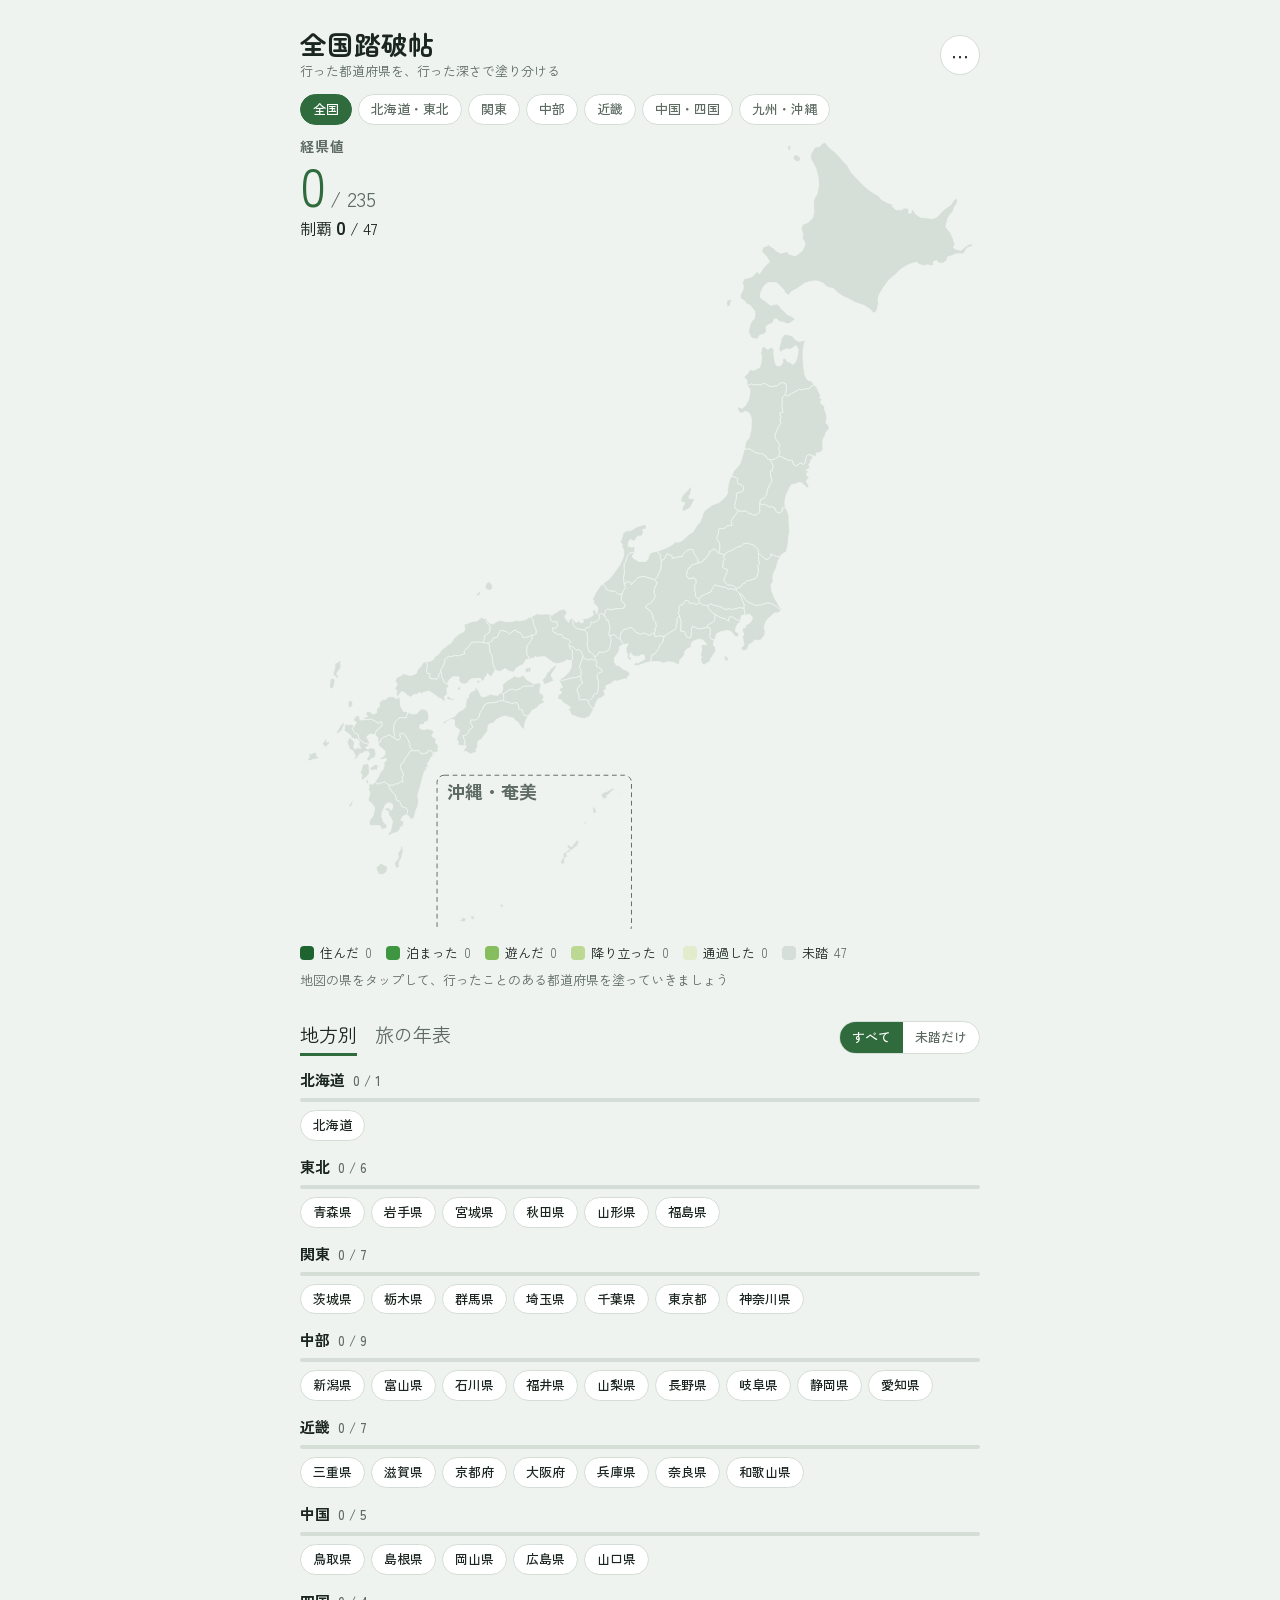
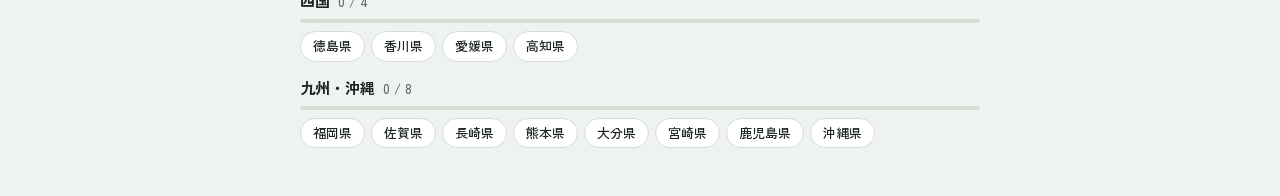
<file: touha/index.html>
<!doctype html>
<html lang="ja">
<head>
<meta charset="utf-8">
<meta name="viewport" content="width=device-width, initial-scale=1, viewport-fit=cover">
</head>
<body>
<title>全国踏破帖</title>
<meta name="claude:viewport-fit-sides" content="cover">
<link rel="preconnect" href="https://fonts.googleapis.com">
<link rel="preconnect" href="https://fonts.gstatic.com" crossorigin>
<link rel="stylesheet" href="https://fonts.googleapis.com/css2?family=Zen+Kaku+Gothic+New:wght@400;500;700&family=Zen+Maru+Gothic:wght@700&display=swap">
<style>
/* Layout: 日本地図が主役。左上の日本海に経県値、九州の右下に南西諸島の枠、地図の下に凡例と地方別の進み具合 */
:root {
  --paper: #eff3ef;
  --surface: #ffffff;
  --ink: #1c2620;
  --ink-soft: #5d6b62;
  --line: #d5ddd7;
  --accent: #2f6b3c;
  --accent-soft: #e1ede3;
  --tile0: #ffffff;
  --land0: #d6ded8;
  --lv1: #e2eccd; --lv2: #bcd994; --lv3: #86be5f; --lv4: #3f9640; --lv5: #1d6431;
  --on-lv1: #1c2620; --on-lv2: #1c2620; --on-lv3: #1c2620; --on-lv4: #ffffff; --on-lv5: #ffffff;
  --star: #d99a00;
  --star-off: #d3dad5;
  --danger: #b8402e;
  --scrim: rgba(16, 26, 20, .5);
  --font-display: "Zen Maru Gothic", "Hiragino Maru Gothic ProN", "Hiragino Sans", system-ui, sans-serif;
  --font-body: "Zen Kaku Gothic New", "Hiragino Sans", "Noto Sans JP", "Yu Gothic UI", system-ui, sans-serif;
}
@media (prefers-color-scheme: dark) {
  :root:not([data-theme="light"]) {
    --paper: #111613; --surface: #1a211d; --ink: #e6ece7; --ink-soft: #98a69d; --line: #2d3832;
    --accent: #8fd09a; --accent-soft: #233328; --tile0: #1a211d; --land0: #2c3631;
    --lv1: #2b3a28; --lv2: #3e5c32; --lv3: #5a8c40; --lv4: #82bd5c; --lv5: #bde68f;
    --on-lv1: #e6ece7; --on-lv2: #e6ece7; --on-lv3: #ffffff; --on-lv4: #111613; --on-lv5: #111613;
    --star: #f0b52a; --star-off: #34413a; --danger: #ff7a66; --scrim: rgba(0, 0, 0, .6); color-scheme: dark;
  }
}
:root[data-theme="dark"] {
  --paper: #111613; --surface: #1a211d; --ink: #e6ece7; --ink-soft: #98a69d; --line: #2d3832;
  --accent: #8fd09a; --accent-soft: #233328; --tile0: #1a211d; --land0: #2c3631;
  --lv1: #2b3a28; --lv2: #3e5c32; --lv3: #5a8c40; --lv4: #82bd5c; --lv5: #bde68f;
  --on-lv1: #e6ece7; --on-lv2: #e6ece7; --on-lv3: #ffffff; --on-lv4: #111613; --on-lv5: #111613;
  --star: #f0b52a; --star-off: #34413a; --danger: #ff7a66; --scrim: rgba(0, 0, 0, .6); color-scheme: dark;
}

* { box-sizing: border-box; }
body {
  background: var(--paper);
  color: var(--ink);
  font-family: var(--font-body);
  font-size: 15px;
  line-height: 1.6;
  padding-left: max(16px, env(safe-area-inset-left, 0px));
  padding-right: max(16px, env(safe-area-inset-right, 0px));
  padding-block: 0 40px;
}
.wrap { max-width: 680px; margin: 0 auto; }
button, input, select, textarea { font: inherit; color: inherit; }
button { cursor: pointer; }
:focus-visible { outline: 2px solid var(--accent); outline-offset: 2px; }

.btn {
  border: 1px solid var(--line);
  background: var(--surface);
  border-radius: 999px;
  padding: 6px 14px;
  font-size: 13px;
  font-weight: 500;
  white-space: nowrap;
  color: var(--ink);
  display: inline-flex;
  align-items: center;
  gap: 4px;
}
.btn:hover { border-color: var(--ink-soft); }
.btn.primary { background: var(--accent); border-color: var(--accent); color: var(--surface); font-weight: 700; }
.btn.danger { color: var(--danger); border-color: transparent; background: transparent; }
.btn.lg { font-size: 15px; padding: 9px 18px; }

input, select, textarea {
  width: 100%;
  border: 1px solid var(--line);
  background: var(--surface);
  border-radius: 10px;
  padding: 10px 12px;
  min-width: 0;
}
textarea { resize: vertical; }

.masthead { display: flex; align-items: center; justify-content: space-between; gap: 12px; padding-block: 20px 12px; }
.masthead h1 { font-family: var(--font-display); font-size: 26px; letter-spacing: .04em; margin: 0; line-height: 1.2; }
.masthead p { margin: 2px 0 0; color: var(--ink-soft); font-size: 13px; }
.icon-btn { border: 1px solid var(--line); background: var(--surface); border-radius: 50%; width: 40px; height: 40px; font-size: 18px; line-height: 1; color: var(--ink); flex: none; }

/* 日本地図 */
.zoom { display: flex; flex-wrap: wrap; gap: 6px; margin-bottom: 10px; }
.zoom button { border: 1px solid var(--line); background: var(--surface); border-radius: 999px; padding: 4px 12px; font-size: 13px; font-weight: 500; color: var(--ink-soft); }
.zoom button[aria-pressed="true"] { background: var(--accent); border-color: var(--accent); color: var(--surface); }
.map-box { container-type: inline-size; position: relative; }
.map { display: block; width: 100%; height: auto; }
.pref { fill: var(--land0); stroke: var(--paper); stroke-width: .7; stroke-linejoin: round; cursor: pointer; }
.pref[data-lv="1"] { fill: var(--lv1); }
.pref[data-lv="2"] { fill: var(--lv2); }
.pref[data-lv="3"] { fill: var(--lv3); }
.pref[data-lv="4"] { fill: var(--lv4); }
.pref[data-lv="5"] { fill: var(--lv5); }
.pref:hover, .pref:focus-visible { stroke: var(--ink); stroke-width: 1.4; outline: none; }
.pref.dim { opacity: .25; }
.inset-box { fill: transparent; stroke: var(--ink-soft); stroke-width: .8; stroke-dasharray: 4 3; cursor: pointer; }
.inset-label { fill: var(--ink-soft); font-size: 15px; font-weight: 700; pointer-events: none; }
.map-label { display: none; fill: var(--ink); font-size: var(--fs, 10px); font-weight: 700; text-anchor: middle; dominant-baseline: middle; pointer-events: none; paint-order: stroke; stroke: var(--surface); stroke-width: calc(var(--fs, 10px) / 4); }
.map.zoomed .map-label.on { display: block; }
@media (prefers-reduced-motion: no-preference) { .pref { transition: fill .25s; } }
.tile {
  border: 1px solid var(--line);
  background: var(--tile0);
  color: var(--ink-soft);
  font-weight: 700;
  line-height: 1;
  white-space: nowrap;
}
.tile[data-lv="1"] { background: var(--lv1); color: var(--on-lv1); border-color: transparent; }
.tile[data-lv="2"] { background: var(--lv2); color: var(--on-lv2); border-color: transparent; }
.tile[data-lv="3"] { background: var(--lv3); color: var(--on-lv3); border-color: transparent; }
.tile[data-lv="4"] { background: var(--lv4); color: var(--on-lv4); border-color: transparent; }
.tile[data-lv="5"] { background: var(--lv5); color: var(--on-lv5); border-color: transparent; }

.score {
  position: absolute;
  left: 0;
  top: 0;
  width: 46%;
  display: grid;
  gap: 2px;
  pointer-events: none;
}
.score[hidden], .seg[hidden], .regions[hidden], .timeline[hidden] { display: none; }
.score .label { font-size: clamp(11px, 2.6cqi, 14px); color: var(--ink-soft); font-weight: 700; letter-spacing: .08em; }
.score .big { font-family: var(--font-display); font-size: clamp(28px, 9cqi, 52px); line-height: 1; font-variant-numeric: tabular-nums; color: var(--accent); }
.score .big small { font-size: .4em; color: var(--ink-soft); margin-left: 4px; }
.score .sub { font-size: clamp(12px, 3cqi, 16px); font-variant-numeric: tabular-nums; }
.score .sub b { font-size: 1.15em; }

.legend { display: flex; flex-wrap: wrap; gap: 6px 14px; margin: 14px 0 4px; font-size: 13px; font-variant-numeric: tabular-nums; }
.legend span { display: inline-flex; align-items: center; gap: 6px; }
.swatch { width: 14px; height: 14px; border-radius: 4px; border: 1px solid var(--line); background: var(--land0); flex: none; }
.swatch[data-lv="1"] { background: var(--lv1); border-color: transparent; }
.swatch[data-lv="2"] { background: var(--lv2); border-color: transparent; }
.swatch[data-lv="3"] { background: var(--lv3); border-color: transparent; }
.swatch[data-lv="4"] { background: var(--lv4); border-color: transparent; }
.swatch[data-lv="5"] { background: var(--lv5); border-color: transparent; }
.legend .n { color: var(--ink-soft); }

.hint { color: var(--ink-soft); font-size: 13px; margin: 6px 0 0; }

/* 地方別 */
.section-head { display: flex; align-items: center; justify-content: space-between; flex-wrap: wrap; gap: 10px 12px; margin: 28px 0 12px; }
.view-tabs { display: flex; gap: 18px; }
.view-tabs button { border: none; background: transparent; padding: 0 0 4px; font-family: var(--font-display); font-size: 19px; color: var(--ink-soft); border-bottom: 3px solid transparent; }
.view-tabs button[aria-selected="true"] { color: var(--ink); border-bottom-color: var(--accent); }

/* 旅の年表 */
.timeline { display: grid; gap: 20px; }
.year h3 { display: flex; align-items: baseline; gap: 8px; margin: 0 0 4px; font-family: var(--font-display); font-size: 18px; font-variant-numeric: tabular-nums; }
.year h3 .n { font-family: var(--font-body); font-size: 13px; font-weight: 500; color: var(--ink-soft); }
.tl { list-style: none; margin: 0; padding: 0; position: relative; }
.tl::before { content: ""; position: absolute; left: 59px; top: 14px; bottom: 14px; width: 2px; background: var(--line); }
.tl-item { position: relative; display: block; width: 100%; text-align: left; border: none; background: transparent; color: var(--ink); padding: 8px 0 8px 76px; border-radius: 10px; }
.tl-item:hover { background: var(--accent-soft); }
.tl-date { position: absolute; left: 0; top: 9px; width: 48px; text-align: right; font-size: 13px; font-weight: 700; color: var(--ink-soft); font-variant-numeric: tabular-nums; }
.tl-dot { position: absolute; left: 53px; top: 12px; width: 14px; height: 14px; border-radius: 50%; border: 2px solid var(--paper); background: var(--land0); }
.tl-dot[data-lv="1"] { background: var(--lv1); }
.tl-dot[data-lv="2"] { background: var(--lv2); }
.tl-dot[data-lv="3"] { background: var(--lv3); }
.tl-dot[data-lv="4"] { background: var(--lv4); }
.tl-dot[data-lv="5"] { background: var(--lv5); }
.tl-head { display: flex; align-items: center; flex-wrap: wrap; gap: 4px 8px; font-weight: 700; }
.tl-places { display: block; font-size: 14px; overflow-wrap: anywhere; }
.tl-sub { display: block; font-size: 12px; color: var(--ink-soft); overflow-wrap: anywhere; }
.first { font-size: 11px; font-weight: 700; color: var(--accent); border: 1px solid var(--accent); border-radius: 999px; padding: 0 6px; }
.tl-empty { color: var(--ink-soft); font-size: 14px; margin: 0; }
.seg { display: inline-flex; border: 1px solid var(--line); border-radius: 999px; overflow: hidden; background: var(--surface); }
.seg button { border: none; background: transparent; padding: 5px 12px; font-size: 13px; font-weight: 500; color: var(--ink-soft); }
.seg button[aria-pressed="true"] { background: var(--accent); color: var(--surface); }
.regions { display: grid; gap: 14px; }
.region h3 { display: flex; align-items: baseline; gap: 8px; margin: 0 0 6px; font-size: 15px; }
.region h3 .n { color: var(--ink-soft); font-size: 13px; font-weight: 500; font-variant-numeric: tabular-nums; }
.bar { height: 4px; border-radius: 2px; background: var(--line); overflow: hidden; margin-bottom: 8px; }
.bar i { display: block; height: 100%; background: var(--accent); }
.prefs { display: flex; flex-wrap: wrap; gap: 6px; }
.pill {
  border: 1px solid var(--line);
  background: var(--tile0);
  color: var(--ink);
  border-radius: 999px;
  padding: 4px 12px;
  font-size: 13px;
  font-weight: 500;
}
.pill[data-lv="1"] { background: var(--lv1); color: var(--on-lv1); border-color: transparent; }
.pill[data-lv="2"] { background: var(--lv2); color: var(--on-lv2); border-color: transparent; }
.pill[data-lv="3"] { background: var(--lv3); color: var(--on-lv3); border-color: transparent; }
.pill[data-lv="4"] { background: var(--lv4); color: var(--on-lv4); border-color: transparent; }
.pill[data-lv="5"] { background: var(--lv5); color: var(--on-lv5); border-color: transparent; }
.done-msg { color: var(--ink-soft); font-size: 13px; margin: 0; }

.toast {
  position: fixed;
  left: 50%;
  bottom: calc(24px + env(safe-area-inset-bottom, 0px));
  transform: translateX(-50%);
  width: max-content;
  max-width: calc(100% - 32px);
  background: var(--ink);
  color: var(--paper);
  padding: 10px 18px;
  border-radius: 999px;
  font-size: 14px;
  z-index: 10;
}

/* ダイアログ */
dialog {
  border: none;
  border-radius: 16px;
  padding: 20px;
  width: min(560px, calc(100% - 24px));
  max-height: calc(100% - 24px);
  background: var(--surface);
  color: var(--ink);
  box-shadow: 0 12px 40px rgba(0, 0, 0, .25);
}
dialog::backdrop { background: var(--scrim); }
dialog h2 { font-family: var(--font-display); margin: 0 0 12px; font-size: 19px; text-wrap: balance; }
dialog h3 { font-size: 15px; margin: 18px 0 8px; }
dialog form { display: grid; gap: 12px; }
dialog label, .field { display: grid; gap: 4px; font-size: 13px; color: var(--ink-soft); font-weight: 500; }
dialog label > input, dialog label > textarea, dialog label > select { color: var(--ink); font-size: 15px; font-weight: 400; }
.field-row { display: grid; grid-template-columns: 1fr 1fr; gap: 12px; }
.dialog-sub { margin: -8px 0 0; font-weight: 700; }
.dialog-actions { display: flex; gap: 8px; align-items: center; margin-top: 12px; flex-wrap: wrap; }
.spacer { flex: 1; }
.note { color: var(--ink-soft); font-size: 13px; }
.menu-list { display: grid; gap: 8px; }
.menu-list .btn { justify-content: flex-start; border-radius: 10px; padding: 12px 14px; font-size: 14px; }
.where { font-size: 13px; background: var(--paper); border-radius: 10px; padding: 10px 12px; margin: 0 0 12px; }

.detail-head { display: flex; align-items: center; gap: 12px; }
.detail-head .big-tile { width: 64px; height: 56px; border-radius: 10px; display: grid; place-items: center; font-family: var(--font-display); font-size: 18px; flex: none; }
.detail-head h2 { margin: 0; }
.detail-head p { margin: 0; color: var(--ink-soft); font-size: 13px; font-variant-numeric: tabular-nums; }
.levels { display: grid; grid-template-columns: repeat(3, 1fr); gap: 6px; }
.levels button {
  border: 1px solid var(--line);
  background: var(--surface);
  border-radius: 10px;
  padding: 8px 4px;
  font-size: 13px;
  font-weight: 700;
  display: grid;
  gap: 2px;
  justify-items: center;
}
.levels button small { font-weight: 400; color: var(--ink-soft); font-size: 11px; }
.levels button[aria-pressed="true"] { border: 2px solid var(--accent); background: var(--accent-soft); }
.levels button:disabled { opacity: .4; cursor: not-allowed; }
.trip-list { list-style: none; padding: 0; margin: 0; display: grid; gap: 10px; }
.trip { border: 1px solid var(--line); border-radius: 12px; padding: 10px 12px; }
.trip-head { display: flex; align-items: center; flex-wrap: wrap; gap: 6px 10px; }
.trip-head .date { font-weight: 700; font-variant-numeric: tabular-nums; }
.kind { font-size: 11px; font-weight: 700; padding: 1px 8px; border-radius: 999px; }
.kind[data-lv="1"] { background: var(--lv1); color: var(--on-lv1); }
.kind[data-lv="2"] { background: var(--lv2); color: var(--on-lv2); }
.kind[data-lv="3"] { background: var(--lv3); color: var(--on-lv3); }
.kind[data-lv="4"] { background: var(--lv4); color: var(--on-lv4); }
.kind[data-lv="5"] { background: var(--lv5); color: var(--on-lv5); }
.trip-btns { display: flex; gap: 4px; margin-left: auto; }
.trip-btns .btn { padding: 3px 10px; font-size: 12px; }
.trip p { margin: 4px 0 0; font-size: 14px; white-space: pre-wrap; overflow-wrap: anywhere; }
.trip .label { color: var(--ink-soft); margin-right: 6px; font-size: 12px; }
.stars { color: var(--star); letter-spacing: 1px; white-space: nowrap; }
.stars .off { color: var(--star-off); }

.stars-input { display: flex; align-items: center; gap: 2px; flex-wrap: wrap; }
.stars-input button { border: none; background: transparent; padding: 0 2px; font-size: 32px; line-height: 1.1; color: var(--star-off); }
.stars-input button.on { color: var(--star); }
.stars-input .clear { font-size: 12px; color: var(--ink-soft); margin-left: 8px; padding: 4px 8px; }

@media (max-width: 420px) {
  .field-row { grid-template-columns: 1fr; }
  dialog { padding: 16px; }
}
</style>

<div class="wrap">
  <header class="masthead">
    <div>
      <h1>全国踏破帖</h1>
      <p>行った都道府県を、行った深さで塗り分ける</p>
    </div>
    <button id="menuBtn" class="icon-btn" type="button" aria-label="メニュー">⋯</button>
  </header>

  <div class="zoom" role="group" aria-label="地図の拡大">
    <button type="button" data-zoom="全国" aria-pressed="true">全国</button>
    <button type="button" data-zoom="北海道・東北" aria-pressed="false">北海道・東北</button>
    <button type="button" data-zoom="関東" aria-pressed="false">関東</button>
    <button type="button" data-zoom="中部" aria-pressed="false">中部</button>
    <button type="button" data-zoom="近畿" aria-pressed="false">近畿</button>
    <button type="button" data-zoom="中国・四国" aria-pressed="false">中国・四国</button>
    <button type="button" data-zoom="九州・沖縄" aria-pressed="false">九州・沖縄</button>
  </div>
  <div class="map-box">
    <svg class="map" id="map" role="group" aria-label="日本地図"></svg>
    <div class="score" id="score" aria-live="polite">
      <span class="label">経県値</span>
      <span class="big"><span id="scoreNum">0</span><small>/ 235</small></span>
      <span class="sub">制覇 <b id="visitedNum">0</b> / 47</span>
    </div>
  </div>
  <div class="legend" id="legend"></div>
  <p class="hint" id="hint">読み込み中…</p>

  <div class="section-head">
    <div class="view-tabs" role="tablist">
      <button type="button" role="tab" data-view="regions" aria-selected="true">地方別</button>
      <button type="button" role="tab" data-view="timeline" aria-selected="false">旅の年表</button>
    </div>
    <div class="seg" role="group" aria-label="表示する都道府県" id="filterSeg">
      <button type="button" data-filter="all" aria-pressed="true">すべて</button>
      <button type="button" data-filter="unvisited" aria-pressed="false">未踏だけ</button>
    </div>
    <div class="seg" role="group" aria-label="並び順" id="orderSeg" hidden>
      <button type="button" data-order="desc" aria-pressed="true">新しい順</button>
      <button type="button" data-order="asc" aria-pressed="false">古い順</button>
    </div>
  </div>
  <div class="regions" id="regions"></div>
  <div class="timeline" id="timeline" hidden></div>
</div>

<div id="toast" class="toast" role="status" hidden></div>

<dialog id="prefDialog">
  <div id="prefBody"></div>
  <div class="dialog-actions">
    <span class="spacer"></span>
    <button type="button" class="btn lg" data-close>閉じる</button>
    <button type="button" class="btn lg primary" id="addTripBtn">＋ 旅の記録</button>
  </div>
</dialog>

<dialog id="tripDialog">
  <form id="tripForm" novalidate>
    <h2 id="tripDialogTitle">旅の記録</h2>
    <p class="dialog-sub" id="tripPrefName"></p>
    <div class="field-row">
      <label>行った日（わからなければ空欄）<input id="t-date" name="date" type="date"></label>
      <label>どこまで行った？
        <select id="t-level" name="level">
          <option value="5">住んだ</option>
          <option value="4">泊まった</option>
          <option value="3" selected>遊んだ</option>
          <option value="2">降り立った</option>
          <option value="1">通過した</option>
        </select>
      </label>
    </div>
    <label>行った場所<input id="t-places" name="places" autocomplete="off" placeholder="金沢城、ひがし茶屋街"></label>
    <label>一緒に行った人<input id="t-companions" name="companions" autocomplete="off" placeholder="家族、ひとり など"></label>
    <div class="field"><span>楽しさ</span><div class="stars-input" data-name="rating"></div></div>
    <label>思い出<textarea id="t-comment" name="comment" rows="3" placeholder="食べたもの、景色、ハプニング など"></textarea></label>
    <div class="dialog-actions">
      <span class="spacer"></span>
      <button type="button" class="btn lg" data-close>キャンセル</button>
      <button type="submit" class="btn lg primary">記録する</button>
    </div>
  </form>
</dialog>

<dialog id="confirmDialog">
  <form method="dialog">
    <h2 id="confirmTitle">確認</h2>
    <p id="confirmText" class="note" style="white-space: pre-line; margin: 0"></p>
    <div class="dialog-actions">
      <span class="spacer"></span>
      <button class="btn lg" value="cancel">やめる</button>
      <button class="btn lg primary" value="ok" id="confirmOk">OK</button>
    </div>
  </form>
</dialog>

<dialog id="menuDialog">
  <h2>メニュー</h2>
  <p class="where" id="whereText"></p>
  <div class="menu-list">
    <button type="button" class="btn" id="exportJsonBtn">バックアップを保存（JSON）</button>
    <button type="button" class="btn" id="importJsonBtn">バックアップから復元（JSON）</button>
    <button type="button" class="btn" id="exportCsvBtn">表計算用に書き出し（CSV）</button>
  </div>
  <p class="note">経県値：住んだ 5点・泊まった 4点・遊んだ 3点・降り立った 2点・通過した 1点。47都道府県すべてに住むと235点です。<br>地図データ：Natural Earth（パブリックドメイン）。一部の離島は省略しています。</p>
  <input type="file" id="importFile" accept="application/json,.json" hidden>
  <div class="dialog-actions">
    <span class="spacer"></span>
    <button type="button" class="btn lg" data-close>閉じる</button>
  </div>
</dialog>

<script>
'use strict';

// ---------- 都道府県（コード, 名前, 短い表記, 地方） ----------
const PREFS = [
  ['01', '北海道', '北海道', '北海道'], ['02', '青森県', '青森', '東北'], ['03', '岩手県', '岩手', '東北'],
  ['04', '宮城県', '宮城', '東北'], ['05', '秋田県', '秋田', '東北'], ['06', '山形県', '山形', '東北'],
  ['07', '福島県', '福島', '東北'], ['08', '茨城県', '茨城', '関東'], ['09', '栃木県', '栃木', '関東'],
  ['10', '群馬県', '群馬', '関東'], ['11', '埼玉県', '埼玉', '関東'], ['12', '千葉県', '千葉', '関東'],
  ['13', '東京都', '東京', '関東'], ['14', '神奈川県', '神奈川', '関東'], ['15', '新潟県', '新潟', '中部'],
  ['16', '富山県', '富山', '中部'], ['17', '石川県', '石川', '中部'], ['18', '福井県', '福井', '中部'],
  ['19', '山梨県', '山梨', '中部'], ['20', '長野県', '長野', '中部'], ['21', '岐阜県', '岐阜', '中部'],
  ['22', '静岡県', '静岡', '中部'], ['23', '愛知県', '愛知', '中部'], ['24', '三重県', '三重', '近畿'],
  ['25', '滋賀県', '滋賀', '近畿'], ['26', '京都府', '京都', '近畿'], ['27', '大阪府', '大阪', '近畿'],
  ['28', '兵庫県', '兵庫', '近畿'], ['29', '奈良県', '奈良', '近畿'], ['30', '和歌山県', '和歌山', '近畿'],
  ['31', '鳥取県', '鳥取', '中国'], ['32', '島根県', '島根', '中国'], ['33', '岡山県', '岡山', '中国'],
  ['34', '広島県', '広島', '中国'], ['35', '山口県', '山口', '中国'], ['36', '徳島県', '徳島', '四国'],
  ['37', '香川県', '香川', '四国'], ['38', '愛媛県', '愛媛', '四国'], ['39', '高知県', '高知', '四国'],
  ['40', '福岡県', '福岡', '九州・沖縄'], ['41', '佐賀県', '佐賀', '九州・沖縄'], ['42', '長崎県', '長崎', '九州・沖縄'],
  ['43', '熊本県', '熊本', '九州・沖縄'], ['44', '大分県', '大分', '九州・沖縄'], ['45', '宮崎県', '宮崎', '九州・沖縄'],
  ['46', '鹿児島県', '鹿児島', '九州・沖縄'], ['47', '沖縄県', '沖縄', '九州・沖縄'],
].map(([code, name, short, region]) => ({ code, name, short, region }));
const PREF = Object.fromEntries(PREFS.map((p) => [p.code, p]));
// 地図データ：Natural Earth 1:10m admin-1（パブリックドメイン）を簡略化。南西諸島は九州の右下の枠に移動、東京の伊豆大島より南の島は省略
const MAP = {"viewBox":[13.4,13.6,567.6,662.9],"inset":[127.8,548,162.3,132],"paths":{"10":"M362.9 362.2L361.4 361.6L359.3 358.6L357.7 360.1L355.1 361.1L354.6 364.2L353.3 364.9L352.4 366.9L350.2 367.9L349.8 369.3L345.6 370.8L339.8 372.7L339.3 374.5L337.7 375L336.7 377.2L335.8 381.3L337.8 384L342.5 383.3L343.8 384.6L344 387.6L342.6 389.2L343.2 392.5L342 393.4L343.5 395.3L343.5 398.8L346.3 401.2L347.9 398.9L356.6 394.8L357.4 392.5L359.6 389.2L365.8 390.9L368.2 391.1L371.3 392.9L372.6 392.3L375.7 392.8L377.8 393.9L377.1 391.9L375 389.6L370.2 389.3L366.9 385.3L370.4 376.6L366.1 374.7L366.7 369.2L367.8 367.7L366.9 366.1L367.6 363.9L363 362.8L362.9 362.2Z","11":"M377.8 393.9L375.7 392.8L372.6 392.3L371.3 392.9L368.2 391.1L365.8 390.9L359.6 389.2L357.4 392.5L356.6 394.8L347.9 398.9L346.3 401.2L346.8 404.1L349.4 405.8L353.5 406.6L356.4 404.9L357.9 405.9L364.8 407.6L368.4 409.8L372.4 408.9L373.3 409.9L380.5 408.2L383.9 408.9L384.3 406L381.7 399.2L380.3 396.8L377.8 393.9Z","12":"M416.1 410.6L414.2 410.2L411.3 407.2L406.2 404.5L403.3 404.3L400.2 404.9L399.5 405.8L394.5 406.3L392.4 405.8L387.3 403.4L386.1 402.5L382 396.9L380.3 396.8L381.7 399.2L384.3 406L383.9 408.9L384.6 412.1L383.9 414.7L388.6 413.6L390.9 415.9L390.7 418.3L388.5 421.1L385.1 423.1L385.3 424.9L383.3 425L382.6 426.9L384 431L382.7 432L384 439.5L381.2 441.8L383.3 444L385.9 443.7L387.1 442.4L388 439.2L391.6 437L392.7 435.1L396 435.5L398.7 434.8L399.6 432.8L401.1 432.1L401.7 428L400.8 424.8L402 420.4L404 417.4L409.7 412.5L411.7 412.7L416.1 410.6Z","13":"M383.9 414.7L384.6 412.1L383.9 408.9L380.5 408.2L373.3 409.9L372.4 408.9L368.4 409.8L364.8 407.6L357.9 405.9L356.4 404.9L353.5 406.6L355 409.5L357.1 412.1L359.9 413.8L363.9 416.3L368.9 417.7L371.3 419.7L371.5 416.4L373.4 415.5L378.5 418.5L381.4 419.5L381.4 416.8L382.1 414.5L383.9 414.7ZM369.5 448.8L367.5 448.1L367.6 451.9L370.7 452.8L370.7 450.5L369.5 448.8Z","14":"M381.4 419.5L378.5 418.5L373.4 415.5L371.5 416.4L371.3 419.7L368.9 417.7L363.9 416.3L359.9 413.8L359.4 418.4L358.6 419.8L353.8 422.5L352.7 424.8L355.5 424.8L356 428.4L355.1 431.8L356.4 434.1L359 435.3L360.6 432.6L360.7 430.6L363.5 428.6L369.4 427.2L373 427.9L377.3 432.9L379.5 431.7L379.7 429.4L377 428.1L377.2 424.9L379.1 421.4L381.4 419.5Z","15":"M311.1 361L313.7 363.5L315 369L317.2 367.9L319.9 363.1L323.8 364.7L324 367L330.6 365.6L332.4 365.7L332.9 363.7L336 360.6L339.2 359.4L341.6 360L342.2 363.1L345.3 367.1L345.6 370.8L349.8 369.3L350.2 367.9L352.4 366.9L353.3 364.9L354.6 364.2L355.1 361.1L357.7 360.1L359.3 358.6L361.4 361.6L362.9 362.2L363.8 358.4L363.6 354.4L361.1 350.4L362.7 345.8L362.7 342.4L368.3 341.6L369.5 339.9L374 339.3L373.2 335.5L379.4 327.2L377.1 325.6L375.9 323.6L377.5 317.1L377.9 312.5L381.2 311.7L383.3 310.4L383.9 307.4L382 305.8L379.3 304.9L378.5 303.4L378.7 300.2L373.7 298.2L371.9 301.8L370.9 305L370 313.2L369.2 314.7L365.8 318.3L363 320.4L357.9 322.2L351.4 326.9L349.8 329.6L348.4 334.6L346.9 337.4L345 339L341.4 344.9L337.8 347.1L334.1 350.8L331.5 352.6L328.9 353.5L326.8 353.2L325.3 354.8L320.3 357.7L313.4 360.5L311.1 361ZM338.5 317.2L338 315.9L339.4 312.7L340.4 307.7L338.8 307.5L337.5 309.7L333.6 313.3L331.8 316.4L331.1 319.7L333.8 320.1L334.7 321.3L332.9 323.8L332.2 328.1L335.6 326.8L339.4 324.3L342.2 318.6L342.2 317L338.5 317.2Z","16":"M292.7 361.7L288.5 362.5L286.7 364.5L285.2 369.9L284 371.2L283.8 375.1L284.2 378.3L283.4 383.2L283.9 388.3L285.2 388.2L286.4 386.3L289.5 387.2L289.9 389.1L295.5 383L300.5 382L309.5 384.9L311.6 382.6L314.5 376.4L315 373.3L315 369L313.7 363.5L311.1 361L307.4 361.8L305.1 363.1L303.7 368L302 369.5L296.3 369.6L291.4 366.6L290.8 365.2L292.7 361.7Z","17":"M266.2 388.6L268.2 390.3L268.8 392.6L272.4 394.4L276.1 394.4L279 397L282.2 397L283.3 394.1L285.2 391.2L283.9 388.3L283.4 383.2L284.2 378.3L283.8 375.1L284 371.2L285.2 369.9L286.7 364.5L288.5 362.5L292.7 361.7L293 356.8L290.1 357.9L289.1 356.8L287.2 357.2L287.8 353.1L289 351.1L291.7 352.6L293.5 351.3L294.8 348.7L298.7 348.3L299.9 345.8L299.5 342.8L302.6 342.2L302.3 339.3L300.8 338.7L294.9 340.5L289.1 344L286.1 344L283.1 345.7L282.6 348.6L280.6 354L282.4 354.9L282.1 356.9L283.7 360.8L283.5 365.2L281.2 370.8L279.6 373.5L272.8 382.7L270.1 385.4L268.5 386.1L266.2 388.6Z","18":"M242 418.3L240.8 419.3L241.2 422.4L243.3 425.1L248.8 426.8L250.6 426.5L252.4 424.9L254.6 424.8L255.7 423.4L256.7 419.9L258.2 420.8L261.8 419.1L263.6 416.7L262.9 414L264.3 413L267.2 414.2L268.7 410.2L269.8 409.3L273.6 409.9L278.7 408.8L281.1 409L283.8 408.4L284.9 406.6L284.1 404.5L281.5 402.3L282.2 397L279 397L276.1 394.4L272.4 394.4L268.8 392.6L268.2 390.3L266.2 388.6L264.1 389.9L260.3 395.6L257.5 401.1L258.7 402.6L258.7 404.6L261.2 407L262.1 409L261.1 413.5L259.5 409.4L257.5 410.9L258.3 414.3L254.2 416.8L249.4 417.5L250 420.4L247.4 420.8L246.7 418.7L244.6 420.3L243.1 420.1L242 418.3Z","19":"M346.8 404.1L343.8 405.8L342.5 404.3L338.7 404.5L337.5 402.4L335.3 401.7L332.9 405.5L330.6 406L329.4 408.5L330.2 410.1L329.1 412L330 414.9L331.4 419.3L331.2 427.9L334.2 428L336 432.4L338.9 433.5L340.1 431.7L340 428.2L340.9 423.6L346.2 426L352.7 424.8L353.8 422.5L358.6 419.8L359.4 418.4L359.9 413.8L357.1 412.1L355 409.5L353.5 406.6L349.4 405.8L346.8 404.1Z","20":"M345.6 370.8L345.3 367.1L342.2 363.1L341.6 360L339.2 359.4L336 360.6L332.9 363.7L332.4 365.7L330.6 365.6L324 367L323.8 364.7L319.9 363.1L317.2 367.9L315 369L315 373.3L314.5 376.4L311.6 382.6L309.5 384.9L311.5 387.4L309.5 391.6L308.7 395.3L309.9 398.8L306.2 404.4L303.4 405.3L301.7 407.9L305.6 410.7L307.8 414.6L308.3 418.4L310.2 420.2L310.8 424.2L309.5 425.2L310 426.9L309 429.2L309.9 432.5L313.3 431.7L317.3 432.2L321.7 429.1L326.4 426.5L327.7 424.6L327.3 422.6L328.2 421.2L328.2 417.6L330 414.9L329.1 412L330.2 410.1L329.4 408.5L330.6 406L332.9 405.5L335.3 401.7L337.5 402.4L338.7 404.5L342.5 404.3L343.8 405.8L346.8 404.1L346.3 401.2L343.5 398.8L343.5 395.3L342 393.4L343.2 392.5L342.6 389.2L344 387.6L343.8 384.6L342.5 383.3L337.8 384L335.8 381.3L336.7 377.2L337.7 375L339.3 374.5L339.8 372.7L345.6 370.8Z","21":"M309.5 384.9L300.5 382L295.5 383L289.9 389.1L289.5 387.2L286.4 386.3L285.2 388.2L283.9 388.3L285.2 391.2L283.3 394.1L282.2 397L281.5 402.3L284.1 404.5L284.9 406.6L283.8 408.4L281.1 409L278.7 408.8L273.6 409.9L269.8 409.3L268.7 410.2L267.2 414.2L269.4 418.7L270.5 418.6L272.1 424.3L271.1 430.7L271.8 431.9L275.6 430.7L278.9 433.7L280.7 434.4L280.9 430.5L283.8 425.9L285 426.3L289.7 424.6L291.9 426.1L293.5 428.6L297.7 430.4L300.7 429.3L304.9 431.4L309 429.2L310 426.9L309.5 425.2L310.8 424.2L310.2 420.2L308.3 418.4L307.8 414.6L305.6 410.7L301.7 407.9L303.4 405.3L306.2 404.4L309.9 398.8L308.7 395.3L309.5 391.6L311.5 387.4L309.5 384.9Z","22":"M359 435.3L356.4 434.1L355.1 431.8L356 428.4L355.5 424.8L352.7 424.8L346.2 426L340.9 423.6L340 428.2L340.1 431.7L338.9 433.5L336 432.4L334.2 428L331.2 427.9L331.4 419.3L330 414.9L328.2 417.6L328.2 421.2L327.3 422.6L327.7 424.6L326.4 426.5L321.7 429.1L317.3 432.2L316.2 436.8L313.4 439.9L312.9 442.1L310 446.2L307.1 447.6L306.2 451L306.4 453.2L313.4 453.2L316.9 454.4L320.1 453.3L325.1 453.8L329.8 456L330.6 451.5L333.1 449.4L334.6 446.9L334.2 445.8L335.5 443.3L340.2 440.8L339.7 438.7L341.5 436.2L346.1 434.4L349.6 435.1L353 438.8L349 438.9L348.3 440.8L348.8 443.1L347.8 447.5L348.7 449.9L347.7 450.8L348.6 454.1L350.6 456.2L354.1 453.6L355.4 454.2L355.9 450.7L357.4 449.3L358.8 446.3L360.5 445.2L360.2 441.4L358.8 440.1L358.4 437.9L359 435.3Z","23":"M306.4 453.2L306.2 451L307.1 447.6L310 446.2L312.9 442.1L313.4 439.9L316.2 436.8L317.3 432.2L313.3 431.7L309.9 432.5L309 429.2L304.9 431.4L300.7 429.3L297.7 430.4L293.5 428.6L291.9 426.1L289.7 424.6L285 426.3L283.8 425.9L280.9 430.5L280.7 434.4L283.2 439L287.4 438.2L285.5 441.8L285.7 445.1L286.9 447.1L286.6 450.4L289.5 452.1L290 450.6L288.5 449L289.3 445.6L291.8 448.7L296.8 448.6L298.5 447.3L300.9 448.1L301.3 451L295.2 454.5L293.6 453.4L291.8 456.8L295.8 456.4L302.2 454.1L306.4 453.2Z","24":"M283.2 439L280.7 434.4L278.9 433.7L275.6 430.7L271.8 431.9L273.2 434.7L271.8 442L270.6 443.8L266.7 445.5L262.9 445.1L261.5 448L259 449.1L260.1 451.4L261.2 453.7L260.6 457L265.4 459.9L265.4 461.6L262 463.2L261.1 464.9L262.7 470.4L261.7 479.6L259 480.3L257.5 483.3L254 486.5L254.5 488.5L257.3 491.8L258.7 492.5L261.1 486.1L262.3 484.3L265.3 483.2L267.7 481.1L267.9 479.3L266.8 477.4L269 476.2L268.6 473.8L269.8 472.6L272.4 471.8L275.8 469.1L278.1 469.5L283.9 467.7L286.3 467.7L287.2 465.2L288.6 465L288.5 462.6L286.5 460.6L283.2 459.5L279.4 456.4L277.3 456.1L275.7 452.8L276.2 449.4L278.8 445.9L279.9 443.5L280.2 440.6L283.2 439Z","25":"M267.2 414.2L264.3 413L262.9 414L263.6 416.7L261.8 419.1L258.2 420.8L256.7 419.9L255.7 423.4L254.6 424.8L252.4 424.9L250.6 426.5L253.3 429.5L253 431.5L253.6 435.2L252.9 439.8L254.8 445.3L256.2 445.3L258.8 447.9L259 449.1L261.5 448L262.9 445.1L266.7 445.5L270.6 443.8L271.8 442L273.2 434.7L271.8 431.9L271.1 430.7L272.1 424.3L270.5 418.6L269.4 418.7L267.2 414.2Z","26":"M222.1 413.7L222.2 417.2L223.6 419.5L225 420.1L227.9 419.9L228.2 423.3L226.6 425.4L224.3 424.8L224 427.3L225.1 428.6L229 430.7L231.7 430.4L233 433.2L237.7 434.8L239.5 436.9L237.5 438.8L238.3 440.1L241.4 441L243.9 443.6L245.9 443.2L247.4 444L249.4 447.6L249.4 449.6L253.5 452L256.7 451L259.2 452.2L260.1 451.4L259 449.1L258.8 447.9L256.2 445.3L254.8 445.3L252.9 439.8L253.6 435.2L253 431.5L253.3 429.5L250.6 426.5L248.8 426.8L243.3 425.1L241.2 422.4L240.8 419.3L242 418.3L241.2 417.1L238.2 417.8L237.9 420.5L235 417.7L234.4 415.1L236.4 412.4L233.9 409.1L229.2 410.4L227.5 412.3L226.1 412.4L224.2 414.4L222.1 413.7Z","27":"M229.3 468L232.6 469L241.3 466.6L243.5 466.6L247.5 465.1L248.2 464.5L248 460.3L246.7 457.9L249.4 449.6L249.4 447.6L247.4 444L245.9 443.2L243.9 443.6L241.4 441L238.3 440.1L238.4 441.9L240.8 443.9L240.5 448.2L241 450.8L239.9 452.3L239.9 457.7L238.6 460.6L236.9 462.8L233.3 466.3L229.3 468Z","28":"M206 416L207.7 418.2L208.5 422.5L210.4 426.7L210.5 429.7L208.3 431.3L207 430.8L206.9 434.4L204.3 438.4L202.7 440L202.6 447.1L204.3 449.6L204 451.6L206.5 450.4L208.1 450.8L209.5 448.9L211 449.6L216.7 449L218.3 449.3L225.2 454.3L228 455L233.3 453.8L235.8 451.8L239.9 452.3L241 450.8L240.5 448.2L240.8 443.9L238.4 441.9L238.3 440.1L237.5 438.8L239.5 436.9L237.7 434.8L233 433.2L231.7 430.4L229 430.7L225.1 428.6L224 427.3L224.3 424.8L226.6 425.4L228.2 423.3L227.9 419.9L225 420.1L223.6 419.5L222.2 417.2L222.1 413.7L220 413.4L213.3 413.6L211.5 413.1L206 416ZM226.6 455.7L224.5 458L222.8 458.8L221.9 460.7L220 462.1L217.5 466.8L215.4 468.5L217.7 472.4L225.2 469.2L223.2 465.1L223.4 463.2L226 459.8L227.5 456.8L226.6 455.7Z","29":"M260.1 451.4L259.2 452.2L256.7 451L253.5 452L249.4 449.6L246.7 457.9L248 460.3L248.2 464.5L247.5 465.1L248 468.6L249.5 471L247 472.6L244.4 476.7L246.4 481.8L245.9 484.4L247.2 485.6L248.6 484.8L253 485.1L254 486.5L257.5 483.3L259 480.3L261.7 479.6L262.7 470.4L261.1 464.9L262 463.2L265.4 461.6L265.4 459.9L260.6 457L261.2 453.7L260.1 451.4Z","30":"M258.7 492.5L257.3 491.8L254.5 488.5L254 486.5L253 485.1L248.6 484.8L247.2 485.6L245.9 484.4L246.4 481.8L244.4 476.7L247 472.6L249.5 471L248 468.6L247.5 465.1L243.5 466.6L241.3 466.6L232.6 469L229.3 468L232.6 474.6L230.8 475.1L229.6 477.3L231.8 478.4L231.5 479.6L229 480.9L228.6 484.6L231.5 485L232.9 487.4L236.6 489.4L239.2 491.5L237.1 493.2L238.8 494.5L239.1 496.2L240.9 498L247.2 500.2L251.3 500.7L255.2 498.8L258.7 492.5Z","31":"M170.1 418.6L168.6 419L169.9 421.8L172.1 423.1L171.5 428.7L167.1 431.8L167.4 433.7L165.9 437.3L170.4 438L173.5 436.2L174.7 433.7L178.1 432.8L180.6 427.4L181.5 427.1L185.6 428.2L188.1 430.3L191.9 427.2L193.7 427L194.4 428.5L196.8 428.8L198.4 430.3L199.8 433.5L204.7 432.3L207 430.8L208.3 431.3L210.5 429.7L210.4 426.7L208.5 422.5L207.7 418.2L206 416L203.7 416.6L201.9 418.1L195.3 419.2L194.4 418.5L191.3 419.4L185.5 419.9L180.6 418.7L176.1 420.4L175.3 421.7L172.5 421.4L170.4 420.2L170.1 418.6Z","32":"M164.2 394.9L163.1 394.8L160.2 397.5L161.2 398.4L163.6 397.5L164.2 394.9ZM118.9 453.1L119.8 457.2L118.7 460.2L119.6 462.8L122 463.4L121.4 465.1L122 467.4L127.7 467.8L129.5 465.4L129.2 463.5L131.1 461.7L130.8 460.2L133 456.9L134.2 453.6L134.4 451.3L137.5 448.7L138.4 449.3L143.2 448L145.9 448.4L151.1 446.5L150.2 444.2L153.6 441.5L156.6 437.3L161.6 436.8L165.9 437.3L167.4 433.7L167.1 431.8L171.5 428.7L172.1 423.1L169.9 421.8L168.6 419L170.1 418.6L168.5 417.1L166.9 417.5L165.2 416.1L160.8 419.3L157.4 419.6L150 422.4L151.2 425.8L150.1 428.2L146.7 429.7L142.6 433L139.7 437.5L136.4 439.5L131.5 443.7L129.4 446.5L125.4 449.6L124.9 451.4L121.2 453L118.9 453.1ZM173.7 389L171.3 386.3L168.6 388.1L167.9 391.4L169.9 393.3L172.4 393.7L174.1 391.7L173.7 389Z","33":"M204 451.6L204.3 449.6L202.6 447.1L202.7 440L204.3 438.4L206.9 434.4L207 430.8L204.7 432.3L199.8 433.5L198.4 430.3L196.8 428.8L194.4 428.5L193.7 427L191.9 427.2L188.1 430.3L185.6 428.2L181.5 427.1L180.6 427.4L178.1 432.8L174.7 433.7L173.5 436.2L170.4 438L171.6 440.1L171.8 444.9L173.5 448.3L174.5 455.7L176.3 459.6L176.1 461.1L178.7 460.7L180.2 461.6L184.5 459L188.4 461.5L192.1 462L193.6 458.9L196.9 456.7L199.9 455.4L202.2 451.3L204 451.6Z","34":"M176.1 461.1L176.3 459.6L174.5 455.7L173.5 448.3L171.8 444.9L171.6 440.1L170.4 438L165.9 437.3L161.6 436.8L156.6 437.3L153.6 441.5L150.2 444.2L151.1 446.5L145.9 448.4L143.2 448L138.4 449.3L137.5 448.7L134.4 451.3L134.2 453.6L133 456.9L130.8 460.2L131.1 461.7L131.7 465.6L134.1 470.9L137.2 472.4L136.6 470.4L139.5 466.9L141.9 465.4L143.7 466L145.5 465.5L146.6 466.6L145.7 468.5L147.6 471.3L150.7 472L154.6 470.3L154.1 469.2L156.5 467.6L162.4 467.1L164.3 467.3L164.8 469.9L167.2 468.3L167.7 466.3L169.2 465L169.8 462.9L172.8 466.1L176.1 461.1ZM147.4 477.1L147 472.9L144.2 476.5L147.4 477.1Z","35":"M137.2 472.4L134.1 470.9L131.7 465.6L131.1 461.7L129.2 463.5L129.5 465.4L127.7 467.8L122 467.4L121.4 465.1L122 463.4L119.6 462.8L118.7 460.2L119.8 457.2L118.9 453.1L116.4 453.6L113.9 457.9L111.8 459.2L110.5 463L107.5 464.3L104.7 464.7L99.5 463L98.2 464.7L94.7 466L92.9 468.8L94.6 472.6L92.6 475.5L94.3 477.9L93.8 482L94.9 482.2L98.2 478.1L100.4 478.8L102.5 480.9L105.9 482.9L108.6 480.4L111.6 480.7L112.7 478.7L115.4 480.5L116 478.9L121.1 477.8L127.6 482L128.5 483.3L131.3 484.2L133.1 486.2L134.6 485.7L134.1 482.1L136.3 480.4L136 475.7L137.2 474.3L137.2 472.4ZM137.1 485.2L140.1 485L141.5 486.3L142.2 483.4L140 484.1L137.6 482L135.5 483.2L137.1 485.2Z","36":"M208.5 471.7L207.7 473.5L201.3 473.5L198.6 474.3L197.1 475.7L193 477.1L190.9 476L188.6 476.3L183.2 480.1L183.4 483.9L182.8 485.8L185.9 486.9L188.1 487.1L190.4 488.4L192.7 487.5L194.7 487.6L195.9 490.1L196.1 492.8L199.3 493.8L199.2 495.6L200.3 497.9L203.7 498.8L207.2 493.8L209 493.2L212.6 490.5L212.9 489.4L217.9 487L215.6 485L216.9 483.8L216.7 481.9L214.8 479.6L213.6 479.6L213.7 475.6L214.5 472.9L213.4 470.7L208.5 471.7Z","37":"M181 479L183.2 480.1L188.6 476.3L190.9 476L193 477.1L197.1 475.7L198.6 474.3L201.3 473.5L207.7 473.5L208.5 471.7L202.5 468.2L201.2 465.8L199.1 464.6L196.8 466.1L194.2 465.9L192.4 465L190.1 466.9L187.1 468.5L183.6 471.1L182.5 472.6L182.6 476.8L181 479ZM206.1 457.8L202.9 458.4L200.8 459.5L202.7 463.2L203.8 461.4L205.4 462.8L206.3 459.5L206.1 457.8Z","38":"M150.2 523.6L151.1 522.3L151.2 520L149.4 515L151.2 515.1L154 512.5L154.5 510.4L157.8 507.9L155.8 504.4L156 502L160.2 502L162.9 499.5L163.9 495.3L165.6 493.1L167.6 489.1L170.5 487.8L177 487.2L179.9 485.9L182.8 485.8L183.4 483.9L183.2 480.1L181 479L178.3 481.4L172.2 480.4L169.7 481.7L165.9 482.7L164.6 482L162.8 477.9L159.9 474.3L159.2 477.3L157.4 477.8L154.4 480.1L153.9 483.6L152.5 483.8L151.3 491.4L148.9 493.6L145.6 495L142.8 498.6L132.5 503.7L133.7 505.5L135.3 503.7L139.4 501.4L141.8 501.4L142.6 503.3L142.1 505L143 507.8L146.8 510.3L144.1 517.9L145.7 520.3L144.7 522.7L150.2 523.6ZM161.8 471.7L163.6 470.3L162.8 468.2L160.8 469.9L161.8 471.7Z","39":"M203.7 498.8L200.3 497.9L199.2 495.6L199.3 493.8L196.1 492.8L195.9 490.1L194.7 487.6L192.7 487.5L190.4 488.4L188.1 487.1L185.9 486.9L182.8 485.8L179.9 485.9L177 487.2L170.5 487.8L167.6 489.1L165.6 493.1L163.9 495.3L162.9 499.5L160.2 502L156 502L155.8 504.4L157.8 507.9L154.5 510.4L154 512.5L151.2 515.1L149.4 515L151.2 520L151.1 522.3L150.2 523.6L152.4 523.6L149.6 528L152.5 528.4L155.7 530.4L159.1 528.9L160.4 529.7L160.5 525.4L161.9 525.2L161.6 522L162.4 519L164.9 518.1L168 513.5L170 511.2L170.5 506.1L171.9 505L175.2 504.3L176.9 501.8L181.5 499.4L185.7 498.5L186.5 499.2L191.7 500.3L193.2 502.6L195 503.4L197.7 507.4L200.3 510.1L201.1 504.9L202.1 501.6L203.7 498.8Z","40":"M65.9 501.7L73.1 501.3L78.5 504.5L81.5 503.2L81.9 506.5L80.4 507.4L79.4 509.4L77.1 510.5L76 514.3L78.4 516.7L78.6 520.8L80.4 520.2L81.6 517.5L83.5 516.1L85.3 515.8L86.9 514.4L88.3 514.6L91.7 516.8L92.4 514.3L91.5 510.7L91.9 505.9L93.4 503L95.5 500.6L97.2 500L101.9 500.2L103.6 495.5L99.7 494.6L97.4 490.2L96.9 484.1L95.4 482.5L94.3 484.4L91.5 482.4L86.9 482.6L85.2 484.7L82.5 484.8L79.4 487.7L79.9 490.3L77.2 492.9L77.4 495.8L74.1 497L72.2 495.2L69.9 494.8L68.3 496.4L69.8 499L66.5 500.2L65.9 501.7Z","41":"M58.7 506.8L56.9 508.8L59.2 513L62.1 514.2L62.3 517.2L65.8 520.5L68.1 521.6L71.3 522.3L71.3 520.3L69 515.9L71.8 513.6L76 514.3L77.1 510.5L79.4 509.4L80.4 507.4L81.9 506.5L81.5 503.2L78.5 504.5L73.1 501.3L65.9 501.7L64.4 502L62.8 500.8L63.5 499.5L61.8 498.1L60 498.7L57.8 501.8L60.5 504.1L58.7 506.8Z","42":"M71.3 522.3L68.1 521.6L65.8 520.5L62.3 517.2L62.1 514.2L59.2 513L56.9 508.8L58.7 506.8L56.4 505.4L55 505.9L51.1 505.2L50.2 511L51.8 511.7L55.9 515.1L56.5 517.4L58.2 516.9L59 518.3L60.9 517.5L63 519.4L62.5 522.8L64.3 525.5L60.9 525L59.6 526.2L58.1 525L59 520.8L56.9 518.1L54.4 516.2L52.8 520.8L55 526.4L57.3 527.4L59.7 531.9L57.7 535.7L61.3 533.5L63.3 530.2L65.8 529.6L67.8 528.2L70.5 528.3L71.5 530.7L68.9 534.4L70.6 536.3L73.4 534L75.8 533.3L76.9 530.1L75.7 525.7L72.6 525L69.7 526.3L68.1 525L70.8 523.4L71.3 522.3ZM28.4 533L27.3 531.8L27.3 529.6L25.2 528.9L22.6 530.2L20.8 529.5L21.1 533.3L19.4 535.4L21.5 535.9L25 534.7L29.1 534.3L28.4 533ZM35.5 520.5L35.7 517.8L33.9 518.4L33.7 520L31.8 521.6L33.9 523.6L33.7 525.5L38.1 521.3L37.8 519.8L35.5 520.5ZM50.3 503.6L48.4 505.7L46.7 506.1L46.5 508.1L43.4 512.8L44.5 513.2L46.8 512.1L48.3 510.2L50.6 505.3L50.3 503.6ZM57.5 489.1L57.2 486.2L54.6 485.6L53.6 487.4L53.6 490.3L55.4 492L57.5 489.1ZM42.5 468.8L41.4 467.1L38.8 467.4L37.9 474.1L39.4 476.1L41.3 474.8L42.4 471.2L42.5 468.8ZM47 455.2L48.1 452.9L45.9 452.6L44.6 454.2L42.8 454.1L42.2 459.2L41.1 462.7L41.2 465L43.2 465.6L44.3 467.7L45.6 465.9L44.1 463.8L44.6 461.9L46.8 459.4L47.8 456.1L47 455.2Z","43":"M75.9 553.5L78.5 555.5L83.8 553.5L87.8 556.4L91 556.4L93.3 555.2L95 555.4L97.3 553.4L99.5 553.8L98.7 550.2L99.9 548L98.8 544.8L97.1 541.6L97.8 538.6L99.9 537.1L101.1 534.2L103.9 530.6L104.9 528.3L107.6 527.1L105.6 525.3L104.7 521L103.6 518.3L101.1 514.3L99 512.8L96.4 513.6L97.4 516.8L95.5 518.7L91.7 516.8L88.3 514.6L86.9 514.4L85.3 515.8L83.5 516.1L81.6 517.5L80.4 520.2L78.6 520.8L79 523.1L83.9 527.4L84.6 528.8L83.4 532.1L80.1 534.1L80.2 535.1L85.5 534.1L85.5 535.7L83.2 537.8L83.8 539.3L82.9 542.9L80.2 546L78.7 549.7L75.9 553.5ZM69.7 551.8L68.3 552.3L68.9 554.7L70.1 555.4L71 552.9L69.7 551.8ZM78 539.5L76.5 538.9L71.8 541.8L72.6 544.2L76.3 543.5L77.4 544.1L78.8 540.3L78 539.5ZM69.9 538.1L65.8 539.1L63.9 545.8L65.3 548.3L64.6 550.2L65.1 552.4L69 549.4L71.3 546.4L71.2 540.8L69.9 538.1Z","44":"M103.6 495.5L101.9 500.2L97.2 500L95.5 500.6L93.4 503L91.9 505.9L91.5 510.7L92.4 514.3L91.7 516.8L95.5 518.7L97.4 516.8L96.4 513.6L99 512.8L101.1 514.3L103.6 518.3L104.7 521L105.6 525.3L107.6 527.1L108.6 527.8L112.1 527.3L114.5 530.3L119.6 529.4L120.9 527.2L123.6 528.1L124.2 530.6L125.3 530.7L125.6 528.7L127.2 528.9L129.3 527.6L128.3 526.4L128.9 524.4L128.1 522.2L126.3 520.7L127.2 517.3L125 516.7L123.3 514.9L125.3 512L123.7 510.2L120.1 509.2L116.9 509.9L113.6 509.1L113.2 506.4L114.3 505.4L116.4 506L117.8 503.3L119.7 503.7L120.9 500.6L120.7 496.8L118.7 493.3L116.2 492.7L113.9 492.9L110.6 496.7L106.3 496.7L103.6 495.5Z","45":"M125.3 530.7L124.2 530.6L123.6 528.1L120.9 527.2L119.6 529.4L114.5 530.3L112.1 527.3L108.6 527.8L107.6 527.1L104.9 528.3L103.9 530.6L101.1 534.2L99.9 537.1L97.8 538.6L97.1 541.6L98.8 544.8L99.9 548L98.7 550.2L99.5 553.8L97.3 553.4L95 555.4L93.3 555.2L91 556.4L87.8 556.4L87.4 557.3L90.1 561.8L93 564.5L93.7 568.6L96 569.6L97.2 571.1L98.2 574.2L102.1 575.5L103.3 577L103 579.5L102 581.1L104 581.8L105.7 584.8L108.3 584.2L109.6 578.9L111.7 574L112.5 569.5L111.6 564.9L114.2 555.7L116.3 547.9L117.6 544.2L119.4 543.1L118.3 541.7L120.9 540.3L119.2 538.6L121.1 536.5L123 532.8L125.3 530.7Z","46":"M57.7 568L56.7 570.2L55.6 570.8L53.7 574.3L56 574.2L57.5 570.8L57.7 568ZM102 581.1L103 579.5L103.3 577L102.1 575.5L98.2 574.2L97.2 571.1L96 569.6L93.7 568.6L93 564.5L90.1 561.8L87.4 557.3L87.8 556.4L83.8 553.5L78.5 555.5L75.9 553.5L73.7 556L72.8 554.7L70.5 556.3L71.3 558.1L70.3 559.3L71.9 562.8L70.3 568.4L70.7 569.7L73.1 571.2L75.6 575L75.5 577.5L74.2 582.2L72.1 584.7L71 587.4L71.9 590.1L74.3 589.9L79.3 590L80.7 590.9L81.6 593.3L85.4 592.5L86.1 589.7L83.3 587.4L81.6 582.7L81.8 579.5L84.6 572.7L86.9 571L89.8 571.6L90.8 572.5L90.6 575.5L89.3 577.4L87.8 575.4L85.4 575.1L83.8 576.6L87.2 578.2L87.5 581.6L88.9 582.6L90.5 586.2L90 590.3L88.8 595.1L86.2 597.2L88.2 598.1L90.4 596.9L94.6 595.5L96.4 593.8L97.3 591.2L99 591L100.4 586.8L97.5 585.5L99.4 582L102 581.1ZM86.6 625L85.4 623.9L80.9 621.3L78.4 624L76.9 624.2L77.2 626.4L78.9 630.4L80.4 631L83.4 630.6L85.7 628.4L86.6 625ZM98.8 606.4L97.3 608.4L97.1 610.2L95.1 613.1L95.5 616.2L94.8 618.4L92.3 621.2L93.4 626.2L96.4 624L95.9 621.7L97.2 618L98.2 617.7L98.8 613.5L99.6 612L98.8 606.4Z","47":"M149.5 667L148.5 666.3L148.1 668.7L146.7 668.8L146.7 669.8L150.7 670.5L152.1 668.3L151.5 667.3L149.5 667ZM160.5 662L158 665.6L156.8 665.7L155.9 665L155.3 666.2L156.5 667.2L156.5 668.3L158 668.5L158.6 667.8L159.3 664.5L160.5 662ZM183.1 656.7L180.7 654.8L180.3 658L183 658.2L183.1 656.7ZM246.1 603.5L244.3 601.7L243.7 603.4L241.3 606L241.3 606.8L239.2 607.8L238.1 606.2L236.4 606.2L236.4 608.2L238.1 609.2L237.6 610.5L235.3 611.7L234.7 612.7L233.1 612.9L233 614.4L233.4 616.1L232.9 617.3L231.1 619.5L231.4 622.3L233 622.2L234.5 620.9L234.1 618.4L235.2 616.2L236.8 616.5L236.2 614.9L236.1 612.7L237.6 612.7L240.1 610L241.2 610.2L242.6 608.1L244.1 607.8L246.1 604.4L246.1 603.5ZM253.9 586.2L252.1 587.2L250.3 587.2L250.1 588.3L251.2 588.8L252.4 588.2L253.9 586.2ZM260 576.7L259.5 574.5L258 574.6L257.7 576.4L258 578.9L258.7 580L260 579.5L260.8 578.2L260 576.7ZM266.6 568.6L265.2 567.3L264.9 569L266.6 568.6ZM282.2 561.9L279.8 563.9L281.5 564.1L282.2 561.9ZM275.4 559.6L274.9 558.3L271.6 560.4L268.8 561.9L267.3 562.1L265.1 563.7L264.7 564.8L265.4 566.1L268.1 568.5L268.2 567.3L270.2 566.1L269.2 565.2L272.1 563.1L273.5 561.2L275.5 560.4L275.4 559.6Z","06":"M373.7 298.2L378.7 300.2L378.5 303.4L379.3 304.9L382 305.8L383.9 307.4L383.3 310.4L381.2 311.7L377.9 312.5L377.5 317.1L375.9 323.6L377.1 325.6L379.4 327.2L382.1 327.8L386.1 327.5L388 329.7L390.3 329.9L391.7 331.1L394.9 330.5L397.2 328L397.1 321.4L397.5 318.2L401.2 316.4L402.9 313.9L403.3 310.2L405.2 305.7L406.4 304.2L407.4 301.4L406.3 299L405.8 294.3L407.7 293.6L408.3 289.4L405.6 284.7L403.8 284.3L402 281.4L399.4 279.8L395.1 279.2L392.4 278.1L388.7 275.6L387.1 276.1L384.5 275.4L381 287.3L379.1 290.2L375.4 294.1L373.7 298.2Z","05":"M384.5 275.4L387.1 276.1L388.7 275.6L392.4 278.1L395.1 279.2L399.4 279.8L402 281.4L403.8 284.3L405.6 284.7L409.1 284.4L412.9 281.9L414 277.6L412.9 276.5L413 274.1L414.1 273L412.9 270.4L410.8 267.9L409.6 264.3L412.5 257.6L414.7 254.2L413.9 251.2L415.1 248.6L413.7 246.8L414 245.6L416.5 244.9L415.6 240.9L416 232.8L418.3 230.2L419.5 225.3L418.8 221.3L415.8 220L411.5 223L405.9 223.7L400.8 220.8L398.1 222.1L392.3 222.1L390.3 221.4L386.5 222.8L389.1 225.8L388.7 230.6L387.6 235L385.2 239.3L382.6 241.6L378.5 240.5L378.9 243L380.6 245.7L383.3 245.5L384.4 244.3L387.2 244.8L389.2 247L390.2 250.9L389.9 259.8L388.2 266.9L386.1 268.5L385.2 271L384.5 275.4Z","02":"M386.5 222.8L390.3 221.4L392.3 222.1L398.1 222.1L400.8 220.8L405.9 223.7L411.5 223L415.8 220L418.8 221.3L419.5 225.3L418.3 230.2L420.7 231.5L423.5 229.5L430.5 225.8L432.2 226.4L436 225.3L438.1 225.7L439.7 223.7L442.7 222L439.3 218.3L437.5 218.5L435.9 216.3L434.8 213.2L433.8 207.3L433.2 198.8L433.3 193.6L434.4 187.5L435.5 184.9L429.6 185.9L427 184.5L424.2 181.4L420 180.1L417.7 180L415.4 183.3L413.1 192.2L414.2 194.9L416.2 193.4L420 192.1L422.6 192.7L427.4 189.4L429.4 192.6L428.3 199.4L426.7 203.6L424.3 205.1L422.9 203.6L419.9 202.5L419 200.4L416.9 199.7L416 202.2L416.5 203.4L414.2 206.4L411.1 205.9L410.1 204.2L408.8 196.3L409.1 193.1L407.5 191.2L406.1 191L404 192.7L401 190.4L399.1 190.5L398 195.5L398.8 198.9L397.9 205L397.1 207.5L391.8 210.2L389.8 209.3L388.3 210.3L387 212.9L383.8 215.6L386.5 218.2L386.5 222.8Z","03":"M442.7 222L439.7 223.7L438.1 225.7L436 225.3L432.2 226.4L430.5 225.8L423.5 229.5L420.7 231.5L418.3 230.2L416 232.8L415.6 240.9L416.5 244.9L414 245.6L413.7 246.8L415.1 248.6L413.9 251.2L414.7 254.2L412.5 257.6L409.6 264.3L410.8 267.9L412.9 270.4L414.1 273L413 274.1L412.9 276.5L414 277.6L412.9 281.9L414.7 282.1L420.9 285.1L424.3 285.2L425.4 288.6L427.7 289.8L431.1 287.5L433.8 288.6L435.2 287.3L435.3 285.1L436.3 281.5L438.2 280.4L441.4 281.3L444.3 282L444.3 279.1L446.8 278.8L448.9 277.5L450.1 275.6L449.7 273.6L450 266.8L451.5 265.5L452.1 262.3L455.3 258.4L454.2 255.5L452.3 254.1L453.3 249.9L452.1 244.7L451.2 243L451.4 240.1L448.4 237.8L447.8 236.2L449.1 234.4L447 232.7L447.9 231L444.8 224.6L442.7 222Z","04":"M441.4 281.3L438.2 280.4L436.3 281.5L435.3 285.1L435.2 287.3L433.8 288.6L431.1 287.5L427.7 289.8L425.4 288.6L424.3 285.2L420.9 285.1L414.7 282.1L412.9 281.9L409.1 284.4L405.6 284.7L408.3 289.4L407.7 293.6L405.8 294.3L406.3 299L407.4 301.4L406.4 304.2L405.2 305.7L403.3 310.2L402.9 313.9L401.2 316.4L397.5 318.2L397.1 321.4L398.7 322.2L401.4 321.8L405.1 324.3L406.9 323.9L409.4 324.7L410.8 328.1L413.1 329.2L415.8 328L416 325L418.5 324.4L418.1 321.4L418.3 318L419.6 313.2L422.3 307.6L423.9 305.1L426.5 305.2L428.1 304.2L431.5 303.6L435.5 306.8L435.9 308.2L438.3 307.9L437.7 305.6L435.9 302.6L438.4 299.3L435.8 297.2L437.9 294.5L435.7 293.5L439.2 291.3L437.9 288.8L439.8 287L439.7 284.7L441.3 284.4L441.4 281.3Z","07":"M418.5 324.4L416 325L415.8 328L413.1 329.2L410.8 328.1L409.4 324.7L406.9 323.9L405.1 324.3L401.4 321.8L398.7 322.2L397.1 321.4L397.2 328L394.9 330.5L391.7 331.1L390.3 329.9L388 329.7L386.1 327.5L382.1 327.8L379.4 327.2L373.2 335.5L374 339.3L369.5 339.9L368.3 341.6L362.7 342.4L362.7 345.8L361.1 350.4L363.6 354.4L363.8 358.4L362.9 362.2L363 362.8L367.6 363.9L370.4 361.8L372.5 361L377.9 357.9L381.6 356.8L383.8 354.8L387 354.4L391.5 355.8L394.3 357.9L395.8 360L396 363L397.6 363.8L401.5 367.4L403.9 368.1L406.8 365.1L406.5 363.3L410.9 365.3L414.1 366.1L415.4 363.7L419.4 361.4L420.9 354.6L420.9 350.9L422 344.9L421.4 330.9L420.5 328L418.5 324.4Z","08":"M414.1 366.1L410.9 365.3L406.5 363.3L406.8 365.1L403.9 368.1L401.5 367.4L397.6 363.8L396 363L396.4 369.5L397 371.3L395.5 372.9L396 378.3L394.2 383.4L388.8 385.4L386.8 385.5L384.9 387.6L383.2 388L381.6 390.3L378.7 391.8L377.1 391.9L377.8 393.9L380.3 396.8L382 396.9L386.1 402.5L387.3 403.4L392.4 405.8L394.5 406.3L399.5 405.8L400.2 404.9L403.3 404.3L406.2 404.5L411.3 407.2L414.2 410.2L416.1 410.6L413.9 407.7L409.2 399.5L407 393.6L406.6 388.7L408.3 386.5L408.1 382.6L408.5 379.8L410.8 375.3L412.3 369.3L414.1 366.1Z","01":"M575 104.5L572 104.7L569.4 106.3L565.3 109.9L560.5 108.9L558.7 107.3L560.2 105.3L558.7 100.4L556.4 95.2L553.9 92.5L552.5 89.9L554.1 83.3L555.6 80.6L558.6 77.2L559.5 73.8L561.5 71.5L562.2 68.3L561.2 66.2L558.2 69.1L556.7 71.8L551.7 75.1L544.7 82.3L541.7 83.4L531.7 82.3L528.1 80.4L524.7 75.5L523.2 79L521.2 78.7L521.6 74.8L517.7 74.6L515.5 76L510.8 76L507.4 72.7L510.5 72.4L503.3 69.9L498.5 67.3L496.8 64.8L489.2 60.1L484.8 56.5L476.2 47.8L473.5 44.7L470.5 39.3L460.2 28L454.9 23.9L451.8 19.6L449.1 20.6L447.3 23.1L443.1 23.9L439.6 30L439.7 33.4L444.1 41.8L446 49.4L446.3 56.1L444.9 63L442.2 67.5L441.9 68.9L442.4 77.3L441.4 82.5L437.8 86.4L433.1 88.3L431.6 91.5L433.4 96.8L432.7 100.1L434.5 102.6L434.9 105.5L432.7 110L428.1 113.8L426.2 114.4L421.4 113L420.3 110.9L414.5 112.3L410.6 110.1L408.4 108L404.1 105.1L403 106.4L400 107L399 110L399.3 111.6L402.5 114.6L405.4 119.4L400.5 124.2L396.8 129.6L394.8 127.4L392.7 130.1L390.1 132.2L384.3 133.5L382.9 136.4L383.5 141.2L382.7 143.9L380.8 147.6L381.4 150.1L384.6 152.2L386 154.4L389.2 155.8L393 160.7L393.2 163.4L392.5 167.1L391 168L389 172.1L387.8 177.6L389.6 182.3L391.6 183.5L395.1 184L397.2 180.7L401.3 179.5L402.7 177.5L402.4 174.2L403 172.8L407.9 170.5L409.1 167.4L411.3 167L413.4 169.2L416.6 169.7L419.4 171.1L422.1 171L426.6 167.3L423.4 164.7L419.9 163.4L417.7 160.8L415.4 159.1L413.4 155.9L411.4 154.7L406.1 155.8L402.1 152.3L397.8 149.6L397.7 146L398.9 142.7L400.7 139.8L403.1 137.4L405.3 136.8L410.5 136.8L412.1 137.4L417.5 143.2L417.8 144.8L421.2 147.4L423.7 144.3L429.2 141.3L434.5 137.4L438.5 136L444.2 135.3L447.1 136L450.7 137.7L452.4 139.6L455.1 141.2L458.5 141.6L462.1 145.3L467.9 149.1L470.7 150L477.6 153.7L484.1 155.8L489.1 158.9L491.3 161.5L493.6 162.3L495.2 159L496.3 154L495.9 150.8L496.7 147.2L499.9 141.8L504 135.9L506.1 133.6L511 129.7L514.1 126.2L519.1 122.9L523.7 120.9L528.2 119.9L530.4 121.7L533.8 122.7L537.2 122L541.8 123L542.3 119.2L545 118.4L545.9 120.5L550.1 120.6L553.3 118.2L554.2 115.2L557.6 114.4L559.9 113.1L564.8 112.6L566.9 113L570.5 107.6L574.7 106.5L575 104.5ZM373.7 150.3L370.1 151.7L369.4 153.1L370.1 157.5L372.4 156L373.7 150.3ZM431.3 33.1L429.4 31L427.2 30L425 31.6L425.5 34.1L428.3 35.9L430.5 35.2L431.3 33.1ZM422.4 22L420.9 22.4L420.5 25.2L422.6 27.1L423.1 23L422.4 22Z","09":"M367.6 363.9L366.9 366.1L367.8 367.7L366.7 369.2L366.1 374.7L370.4 376.6L366.9 385.3L370.2 389.3L375 389.6L377.1 391.9L378.7 391.8L381.6 390.3L383.2 388L384.9 387.6L386.8 385.5L388.8 385.4L394.2 383.4L396 378.3L395.5 372.9L397 371.3L396.4 369.5L396 363L395.8 360L394.3 357.9L391.5 355.8L387 354.4L383.8 354.8L381.6 356.8L377.9 357.9L372.5 361L370.4 361.8L367.6 363.9Z"},"labels":{"10":[354.7,379.7],"11":[366.8,399.9],"12":[394.2,425.8],"13":[368.8,413.7],"14":[364.2,422.4],"15":[351.6,349],"16":[298.7,375.9],"17":[277.8,386.9],"18":[266.7,401.5],"19":[344.6,415.3],"20":[324.7,390.8],"21":[292.7,412.9],"22":[325.3,440.5],"23":[298.1,438.9],"24":[272,461.3],"25":[262.6,431.9],"26":[246.4,434.7],"27":[243.6,454.9],"28":[218.8,437],"29":[255.2,467.7],"30":[239,481.8],"31":[189,424.6],"32":[146.2,439.2],"33":[186.5,444.6],"34":[158.8,454.8],"35":[115.2,470.5],"36":[202.9,484.1],"37":[193.4,471.2],"38":[158.8,489.7],"39":[171.4,496.6],"40":[87.5,495.4],"41":[67.3,508.6],"42":[65.7,523.5],"43":[93.1,529.3],"44":[112,517.6],"45":[108,543.1],"46":[79.5,565.2],"47":[234.8,614.5],"06":[393.3,297.3],"05":[401.6,249.8],"02":[407.4,214],"03":[432.7,257.2],"04":[416.5,297.7],"07":[405,345.6],"08":[398.2,392.8],"01":[478.3,101.9],"09":[383,371.9]},"bbox":{"10":[335.8,358.6,377.8,401.2],"11":[346.3,389.2,384.3,409.9],"12":[380.3,396.8,416.1,444],"13":[353.5,404.9,384.6,452.8],"14":[352.7,413.8,381.4,435.3],"15":[311.1,298.2,383.9,370.8],"16":[283.4,361,315,389.1],"17":[266.2,338.7,302.6,397],"18":[240.8,388.6,284.9,426.8],"19":[329.1,401.7,359.9,433.5],"20":[301.7,359.4,346.8,432.5],"21":[267.2,382,311.5,434.4],"22":[306.2,414.9,360.5,456.2],"23":[280.7,424.6,317.3,456.8],"24":[254,430.7,288.6,492.5],"25":[250.6,413,273.2,449.1],"26":[222.1,409.1,260.1,452.2],"27":[229.3,440.1,249.4,469],"28":[202.6,413.1,241,472.4],"29":[244.4,449.6,265.4,486.5],"30":[228.6,465.1,258.7,500.7],"31":[165.9,416,210.5,438],"32":[118.7,386.3,174.1,467.8],"33":[170.4,427,207,462],"34":[130.8,436.8,176.3,477.1],"35":[92.6,453.1,142.2,486.3],"36":[182.8,470.7,217.9,498.8],"37":[181,457.8,208.5,480.1],"38":[132.5,468.2,183.4,523.6],"39":[149.4,485.8,203.7,530.4],"40":[65.9,482.4,103.6,520.8],"41":[56.9,498.1,81.9,522.3],"42":[19.4,452.6,76.9,536.3],"43":[63.9,512.8,107.6,556.4],"44":[91.5,492.7,129.3,530.7],"45":[87.4,527.1,125.3,584.8],"46":[53.7,553.5,103.3,631],"47":null,"06":[373.7,275.4,408.3,331.1],"05":[378.5,220,419.5,284.7],"02":[383.8,180,442.7,231.5],"03":[409.6,222,455.3,289.8],"04":[397.1,280.4,441.4,329.2],"07":[361.1,321.4,422,368.1],"08":[377.1,363,416.1,410.6],"01":[369.4,19.6,575,184],"09":[366.1,354.4,397,391.9]}};
const REGIONS = ['北海道', '東北', '関東', '中部', '近畿', '中国', '四国', '九州・沖縄'];
const ZOOMS = { '北海道・東北': ['北海道', '東北'], '関東': ['関東'], '中部': ['中部'], '近畿': ['近畿'], '中国・四国': ['中国', '四国'], '九州・沖縄': ['九州・沖縄'] };
const LEVELS = ['未踏', '通過した', '降り立った', '遊んだ', '泊まった', '住んだ'];
const LEVEL_HINTS = ['まだ行っていない', '乗り物で通っただけ', '駅や空港に降りた', '観光や用事で歩いた', '1泊以上した', '暮らしていた'];

// ---------- データ ----------
// recs[code] = { base(0-5), memo, trips: [{ id, date, level(1-5), places, companions, rating(0-5), comment }] }
const LOCAL_KEY = 'touha-v1';
const store = { mode: 'loading', db: null };
let recs = {};
let filter = 'all';
let view = 'regions';
let order = 'desc';

const str = (v) => (v == null ? '' : String(v)).trim();
const clamp = (v, lo, hi) => Math.max(lo, Math.min(hi, Math.round(Number(v) || 0)));
const uid = () => Date.now().toString(36) + Math.random().toString(36).slice(2, 8);

function normalizeTrip(t) {
  if (!t) return null;
  const date = /^\d{4}-\d{2}-\d{2}$/.test(str(t.date)) ? str(t.date) : '';
  return {
    id: str(t.id) || uid(),
    date,
    level: clamp(t.level, 1, 5),
    places: str(t.places),
    companions: str(t.companions),
    rating: clamp(t.rating, 0, 5),
    comment: str(t.comment),
  };
}

function normalizeRec(r) {
  return {
    base: clamp(r && r.base, 0, 5),
    memo: str(r && r.memo),
    trips: Array.isArray(r && r.trips) ? r.trips.map(normalizeTrip).filter(Boolean) : [],
  };
}

const rec = (code) => recs[code] || (recs[code] = normalizeRec(null));
const tripMax = (r) => r.trips.reduce((m, t) => Math.max(m, t.level), 0);
const levelOf = (code) => (recs[code] ? Math.max(recs[code].base, tripMax(recs[code])) : 0);
const sortedTrips = (r) => [...r.trips].sort((a, b) => (b.date || '0').localeCompare(a.date || '0'));
const firstDate = (r) => r.trips.map((t) => t.date).filter(Boolean).sort()[0] || '';

// ---------- 保存先：claude.ai（所有者）またはこの端末 ----------
const use = (name) =>
  window.claude && typeof window.claude.use === 'function'
    ? Promise.resolve(window.claude.use(name)).catch(() => null)
    : Promise.resolve(null);

function loadLocal() {
  try {
    const parsed = JSON.parse(localStorage.getItem(LOCAL_KEY) || 'null');
    if (parsed && parsed.prefs) return fromPlain(parsed.prefs);
  } catch (e) { /* 使えない環境では空で始める */ }
  return {};
}

function saveLocal() {
  try { localStorage.setItem(LOCAL_KEY, JSON.stringify({ version: 1, prefs: recs })); }
  catch (e) { toast('この端末に保存できませんでした。バックアップを取ってください'); }
}

function fromPlain(obj) {
  const out = {};
  for (const [code, r] of Object.entries(obj || {})) if (PREF[code]) out[code] = normalizeRec(r);
  return out;
}

async function initStore() {
  const [db, user] = await Promise.all([use('db'), use('user')]);
  const owner = user ? await user.isOwner() : false;
  if (db && owner) {
    store.mode = 'cloud';
    store.db = db;
    db.collection('prefs').onSnapshot(
      (snap) => {
        const next = {};
        for (const d of snap.docs) if (PREF[d.id]) next[d.id] = normalizeRec(d.data());
        recs = next;
        render();
        refreshPref();
      },
      () => toast('同期が止まりました。ページを開き直してください'),
    );
  } else {
    store.mode = 'local';
    recs = loadLocal();
    render();
  }
}

async function cloudCall(fn) {
  try {
    await fn();
  } catch (e) {
    if (e && e.code === 'unavailable') {
      await new Promise((r) => setTimeout(r, 600 + Math.random() * 800));
      try { await fn(); return true; } catch (e2) { e = e2; }
    }
    toast(e && e.code === 'quota_exceeded' ? '保存容量がいっぱいです' : '保存できませんでした。通信状況を確認してもう一度お試しください');
    return false;
  }
  return true;
}

function persist(code) {
  if (store.mode !== 'cloud') { saveLocal(); return Promise.resolve(true); }
  const r = recs[code];
  const ref = store.db.collection('prefs').doc(code);
  const empty = !r || (!r.base && !r.memo && !r.trips.length);
  return cloudCall(() => (empty ? ref.delete() : ref.set({ ...r })));
}

// ---------- 表示ユーティリティ ----------
const $ = (sel) => document.querySelector(sel);
const esc = (s) => String(s).replace(/[&<>"']/g, (c) => ({ '&': '&amp;', '<': '&lt;', '>': '&gt;', '"': '&quot;', "'": '&#39;' }[c]));
const fmtDate = (d) => (d ? d.replaceAll('-', '/') : '日付なし');
const today = () => { const d = new Date(); d.setMinutes(d.getMinutes() - d.getTimezoneOffset()); return d.toISOString().slice(0, 10); };

function starsHtml(value) {
  return `<span class="stars" aria-label="楽しさ ${value}">${'★'.repeat(value)}<span class="off">${'★'.repeat(5 - value)}</span></span>`;
}

let toastTimer;
function toast(msg) {
  const el = $('#toast');
  el.textContent = msg;
  el.hidden = false;
  clearTimeout(toastTimer);
  toastTimer = setTimeout(() => { el.hidden = true; }, 2600);
}

const confirmDialog = $('#confirmDialog');
function askConfirm(title, text, okLabel) {
  $('#confirmTitle').textContent = title;
  $('#confirmText').textContent = text;
  $('#confirmOk').textContent = okLabel;
  confirmDialog.returnValue = '';
  confirmDialog.showModal();
  return new Promise((resolve) => {
    confirmDialog.addEventListener('close', () => resolve(confirmDialog.returnValue === 'ok'), { once: true });
  });
}

// ---------- 地図と集計 ----------
const SVG_NS = 'http://www.w3.org/2000/svg';
let viewBox = [...MAP.viewBox];
let zoomName = '全国';

function buildMap() {
  const svg = $('#map');
  svg.setAttribute('viewBox', viewBox.join(' '));
  svg.style.aspectRatio = `${MAP.viewBox[2]} / ${MAP.viewBox[3]}`;
  const [ix, iy, iw, ih] = MAP.inset;
  svg.innerHTML =
    `<rect class="inset-box" data-code="47" x="${ix}" y="${iy}" width="${iw}" height="${ih}" rx="6"><title>沖縄県</title></rect>` +
    `<text class="inset-label" x="${ix + 8}" y="${iy + 20}">沖縄・奄美</text>` +
    PREFS.map((p) => `<path class="pref" data-code="${p.code}" d="${MAP.paths[p.code]}" tabindex="0" role="button" aria-label="${p.name}"><title>${p.name}</title></path>`).join('') +
    PREFS.map((p) => `<text class="map-label" data-region="${p.region}" x="${MAP.labels[p.code][0]}" y="${MAP.labels[p.code][1]}">${p.short}</text>`).join('');
}

function zoomBox(name) {
  if (name === '全国') return [...MAP.viewBox];
  const regions = ZOOMS[name];
  let [x0, y0, x1, y1] = [Infinity, Infinity, -Infinity, -Infinity];
  const add = (b) => { x0 = Math.min(x0, b[0]); y0 = Math.min(y0, b[1]); x1 = Math.max(x1, b[2]); y1 = Math.max(y1, b[3]); };
  for (const p of PREFS) if (regions.includes(p.region) && MAP.bbox[p.code]) add(MAP.bbox[p.code]);
  if (regions.includes('九州・沖縄')) add([MAP.inset[0], MAP.inset[1], MAP.inset[0] + MAP.inset[2], MAP.inset[1] + MAP.inset[3]]);
  const pad = Math.max(x1 - x0, y1 - y0) * 0.06;
  return [x0 - pad, y0 - pad, x1 - x0 + pad * 2, y1 - y0 + pad * 2];
}

function applyViewBox() {
  const svg = $('#map');
  svg.setAttribute('viewBox', viewBox.map((n) => n.toFixed(1)).join(' '));
  // 表示上 11px 前後になる文字の大きさ（viewBox の単位）
  const scale = Math.max(viewBox[2] / svg.clientWidth, viewBox[3] / svg.clientHeight);
  svg.style.setProperty('--fs', `${(11 * scale).toFixed(2)}px`);
}

function setZoom(name) {
  zoomName = name;
  document.querySelectorAll('[data-zoom]').forEach((b) => b.setAttribute('aria-pressed', String(b.dataset.zoom === name)));
  const svg = $('#map');
  svg.classList.toggle('zoomed', name !== '全国');
  svg.querySelectorAll('.map-label').forEach((t) => t.classList.toggle('on', name !== '全国' && ZOOMS[name].includes(t.dataset.region)));
  $('#score').hidden = name !== '全国';
  const from = [...viewBox];
  const to = zoomBox(name);
  // 地図の枠の縦横比を表示範囲に合わせる（縦長になりすぎないよう制限）
  const ratio = name === '全国' ? MAP.viewBox[2] / MAP.viewBox[3] : Math.min(1.6, Math.max(MAP.viewBox[2] / MAP.viewBox[3], to[2] / to[3]));
  svg.style.aspectRatio = String(ratio);
  if (matchMedia('(prefers-reduced-motion: reduce)').matches) { viewBox = to; applyViewBox(); return; }
  const t0 = performance.now();
  const step = (now) => {
    const t = Math.min(1, (now - t0) / 380);
    const e = t < 0.5 ? 2 * t * t : 1 - (-2 * t + 2) ** 2 / 2;
    viewBox = from.map((v, i) => v + (to[i] - v) * e);
    applyViewBox();
    if (t < 1) requestAnimationFrame(step);
  };
  requestAnimationFrame(step);
}

function render() {
  if (store.mode === 'loading') return;
  const counts = [0, 0, 0, 0, 0, 0];
  let score = 0;
  for (const p of PREFS) {
    const lv = levelOf(p.code);
    counts[lv] += 1;
    score += lv;
    const shape = document.querySelector(`.pref[data-code="${p.code}"]`);
    shape.dataset.lv = lv;
    shape.setAttribute('aria-label', `${p.name}：${LEVELS[lv]}`);
    shape.classList.toggle('dim', filter === 'unvisited' && lv > 0);
  }
  const visited = 47 - counts[0];
  $('#scoreNum').textContent = score;
  $('#visitedNum').textContent = visited;
  $('#legend').innerHTML = [5, 4, 3, 2, 1, 0]
    .map((lv) => `<span><i class="swatch" data-lv="${lv}"></i>${LEVELS[lv]} <span class="n">${counts[lv]}</span></span>`).join('');
  $('#hint').textContent = visited
    ? `残り ${counts[0]} 都道府県。県をタップすると記録できます。小さい県は地方ボタンで拡大できます`
    : '地図の県をタップして、行ったことのある都道府県を塗っていきましょう';

  $('#regions').innerHTML = REGIONS.map((region) => {
    const list = PREFS.filter((p) => p.region === region);
    const done = list.filter((p) => levelOf(p.code) > 0).length;
    const shown = filter === 'unvisited' ? list.filter((p) => levelOf(p.code) === 0) : list;
    const pills = shown.length
      ? `<div class="prefs">${shown.map((p) => `<button type="button" class="pill" data-code="${p.code}" data-lv="${levelOf(p.code)}">${esc(p.name)}</button>`).join('')}</div>`
      : '<p class="done-msg">すべて行きました</p>';
    return `<section class="region">
      <h3>${region}<span class="n">${done} / ${list.length}</span></h3>
      <div class="bar"><i style="width:${(done / list.length) * 100}%"></i></div>
      ${pills}
    </section>`;
  }).join('');

  renderTimeline();
}

function renderTimeline() {
  const trips = PREFS.flatMap((p) => (recs[p.code] ? recs[p.code].trips : []).map((t) => ({ ...t, code: p.code })));
  if (!trips.length) {
    $('#timeline').innerHTML = '<p class="tl-empty">まだ旅の記録がありません。地図の県をタップして「＋ 旅の記録」から日付と行った場所を残すと、ここに年表ができます。</p>';
    return;
  }
  const dir = order === 'asc' ? 1 : -1;
  const dated = trips.filter((t) => t.date).sort((a, b) => dir * a.date.localeCompare(b.date) || a.code.localeCompare(b.code));
  const undated = trips.filter((t) => !t.date);
  const groups = [];
  for (const t of dated) {
    const y = t.date.slice(0, 4);
    if (!groups.length || groups[groups.length - 1].key !== y) groups.push({ key: y, title: `${y}年`, items: [] });
    groups[groups.length - 1].items.push(t);
  }
  if (undated.length) groups.push({ key: 'none', title: '日付なし', items: undated });

  $('#timeline').innerHTML = groups.map((g) => {
    const prefCount = new Set(g.items.map((t) => t.code)).size;
    return `<section class="year">
      <h3>${g.title}<span class="n">${g.items.length}回 · ${prefCount}都道府県</span></h3>
      <ol class="tl">${g.items.map((t) => {
        const isFirst = t.date && t.date === firstDate(recs[t.code]);
        const sub = [t.companions && `${t.companions}と`, t.comment].filter(Boolean).join(' · ');
        return `<li><button type="button" class="tl-item" data-code="${t.code}">
          <span class="tl-date">${t.date ? `${Number(t.date.slice(5, 7))}/${Number(t.date.slice(8, 10))}` : '—'}</span>
          <span class="tl-dot" data-lv="${t.level}"></span>
          <span class="tl-head">${esc(PREF[t.code].name)}<span class="kind" data-lv="${t.level}">${LEVELS[t.level]}</span>${isFirst ? '<span class="first">初訪問</span>' : ''}${t.rating ? starsHtml(t.rating) : ''}</span>
          ${t.places ? `<span class="tl-places">${esc(t.places)}</span>` : ''}
          ${sub ? `<span class="tl-sub">${esc(sub)}</span>` : ''}
        </button></li>`;
      }).join('')}</ol>
    </section>`;
  }).join('');
}

// ---------- 都道府県の詳細 ----------
const prefDialog = $('#prefDialog');
let currentCode = null;

function openPref(code) {
  currentCode = code;
  prefDialog.showModal();
  refreshPref();
}

function refreshPref() {
  if (!prefDialog.open) return;
  const p = PREF[currentCode];
  const r = recs[currentCode] || normalizeRec(null);
  const lv = levelOf(currentCode);
  const tmax = tripMax(r);
  const trips = sortedTrips(r);
  const first = firstDate(r);
  const sub = [p.region, LEVELS[lv]];
  if (first) sub.push(`初訪問 ${fmtDate(first)}`);
  if (trips.length) sub.push(`旅 ${trips.length}回`);

  $('#prefBody').innerHTML = `
    <div class="detail-head">
      <span class="big-tile tile" data-lv="${lv}">${esc(p.short)}</span>
      <div><h2>${esc(p.name)}</h2><p>${sub.map(esc).join(' · ')}</p></div>
    </div>
    <h3>どこまで行った？</h3>
    <div class="levels" id="levelBtns">
      ${[0, 1, 2, 3, 4, 5].map((n) => `
        <button type="button" data-level="${n}" aria-pressed="${n === lv}" ${n < tmax ? 'disabled' : ''}>
          ${LEVELS[n]}<small>${LEVEL_HINTS[n]}</small>
        </button>`).join('')}
    </div>
    ${tmax ? `<p class="note">旅の記録に「${LEVELS[tmax]}」があるので、それより低くはできません。</p>` : ''}
    <h3>旅の記録</h3>
    ${trips.length ? `<ul class="trip-list">${trips.map((t) => `
      <li class="trip" data-trip-id="${esc(t.id)}">
        <div class="trip-head">
          <span class="date">${fmtDate(t.date)}</span>
          <span class="kind" data-lv="${t.level}">${LEVELS[t.level]}</span>
          ${t.rating ? starsHtml(t.rating) : ''}
          <span class="trip-btns">
            <button type="button" class="btn" data-trip-action="edit">編集</button>
            <button type="button" class="btn danger" data-trip-action="delete">削除</button>
          </span>
        </div>
        ${t.places ? `<p><span class="label">行った場所</span>${esc(t.places)}</p>` : ''}
        ${t.companions ? `<p><span class="label">一緒に</span>${esc(t.companions)}</p>` : ''}
        ${t.comment ? `<p>${esc(t.comment)}</p>` : ''}
      </li>`).join('')}</ul>`
      : '<p class="note">まだ記録はありません。「＋ 旅の記録」から日付や行った場所を残せます。</p>'}
    <h3>メモ</h3>
    <label><span class="note">行ってみたい場所、名物 など</span>
      <textarea id="prefMemo" rows="2">${esc(r.memo)}</textarea>
    </label>`;
}

$('#prefBody').addEventListener('click', async (e) => {
  const lvBtn = e.target.closest('[data-level]');
  if (lvBtn) {
    const r = rec(currentCode);
    const n = Number(lvBtn.dataset.level);
    if (n === levelOf(currentCode) && n === r.base) return;
    r.base = n;
    render();
    refreshPref();
    if (await persist(currentCode)) toast(`${PREF[currentCode].name}を「${LEVELS[levelOf(currentCode)]}」にしました`);
    return;
  }
  const tripBtn = e.target.closest('[data-trip-action]');
  if (!tripBtn) return;
  const id = tripBtn.closest('[data-trip-id]').dataset.tripId;
  if (tripBtn.dataset.tripAction === 'edit') { openTrip(currentCode, id); return; }
  const r = rec(currentCode);
  const trip = r.trips.find((t) => t.id === id);
  if (!await askConfirm('記録を削除', `${fmtDate(trip.date)} の記録を削除します。`, '削除する')) return;
  r.trips = r.trips.filter((t) => t.id !== id);
  render();
  refreshPref();
  if (await persist(currentCode)) toast('記録を削除しました');
});

$('#prefBody').addEventListener('change', async (e) => {
  if (e.target.id !== 'prefMemo') return;
  const r = rec(currentCode);
  const memo = str(e.target.value);
  if (memo === r.memo) return;
  r.memo = memo;
  if (await persist(currentCode)) toast('メモを保存しました');
});

$('#addTripBtn').addEventListener('click', () => openTrip(currentCode));

// ---------- 旅の記録 ----------
const tripDialog = $('#tripDialog');
const tripForm = $('#tripForm');
const ratingInput = tripForm.querySelector('[data-name="rating"]');
let tripTarget = { code: null, id: null };

function setupStarsInput(container) {
  container.innerHTML = [1, 2, 3, 4, 5]
    .map((n) => `<button type="button" data-star="${n}" aria-label="${n}つ星">★</button>`).join('') +
    '<button type="button" class="clear" data-star="0">クリア</button>';
  container.addEventListener('click', (e) => {
    const btn = e.target.closest('[data-star]');
    if (btn) setStars(container, Number(btn.dataset.star));
  });
}
function setStars(container, value) {
  container.dataset.value = value;
  container.querySelectorAll('[data-star]').forEach((b) => {
    const n = Number(b.dataset.star);
    if (n > 0) { b.classList.toggle('on', n <= value); b.setAttribute('aria-pressed', String(n <= value)); }
  });
}

function openTrip(code, id = null) {
  const r = recs[code];
  const trip = id && r ? r.trips.find((t) => t.id === id) : null;
  tripTarget = { code, id: trip ? trip.id : null };
  tripForm.reset();
  $('#tripDialogTitle').textContent = trip ? '記録を編集' : '旅の記録';
  $('#tripPrefName').textContent = PREF[code].name;
  const f = tripForm.elements;
  f.date.value = trip ? trip.date : today();
  f.level.value = String(trip ? trip.level : 3);
  f.places.value = trip ? trip.places : '';
  f.companions.value = trip ? trip.companions : '';
  f.comment.value = trip ? trip.comment : '';
  setStars(ratingInput, trip ? trip.rating : 0);
  tripDialog.showModal();
}

tripForm.addEventListener('submit', async (e) => {
  e.preventDefault();
  const f = tripForm.elements;
  const code = tripTarget.code;
  const trip = normalizeTrip({
    id: tripTarget.id,
    date: f.date.value,
    level: f.level.value,
    places: f.places.value,
    companions: f.companions.value,
    rating: ratingInput.dataset.value,
    comment: f.comment.value,
  });
  const r = rec(code);
  const before = levelOf(code);
  const idx = r.trips.findIndex((t) => t.id === trip.id);
  if (idx >= 0) r.trips[idx] = trip; else r.trips.push(trip);
  tripDialog.close();
  render();
  refreshPref();
  if (!await persist(code)) return;
  const after = levelOf(code);
  toast(after > before ? `${PREF[code].name}が「${LEVELS[after]}」になりました（+${after - before}点）` : '記録を保存しました');
});

// ---------- バックアップ ----------
async function offerFile(filename, content, type) {
  if (!window.claude) {
    const a = document.createElement('a');
    a.href = URL.createObjectURL(new Blob([content], { type }));
    a.download = filename;
    a.click();
    setTimeout(() => URL.revokeObjectURL(a.href), 1000);
    return;
  }
  const downloads = await use('downloads');
  if (!downloads) { toast('この画面ではファイルを保存できません'); return; }
  try {
    await downloads.save({ filename, data: content });
    toast('保存しました');
  } catch (e) {
    if (e && e.code === 'declined') return;
    toast(e && e.code === 'rate_limited' ? '少し待ってからもう一度お試しください' : 'ファイルを保存できませんでした');
  }
}

$('#exportJsonBtn').addEventListener('click', () => {
  offerFile(`touha-${today()}.json`, JSON.stringify({ version: 1, prefs: recs }, null, 2), 'application/json');
});

$('#exportCsvBtn').addEventListener('click', () => {
  const header = ['コード', '都道府県', '地方', '段階', '点数', 'メモ', '行った日', 'その時の段階', '行った場所', '一緒に行った人', '楽しさ', '思い出'];
  const rows = [];
  for (const p of PREFS) {
    const r = recs[p.code] || normalizeRec(null);
    const lv = levelOf(p.code);
    const base = [p.code, p.name, p.region, LEVELS[lv], lv, r.memo];
    if (!r.trips.length) rows.push([...base, '', '', '', '', '', '']);
    for (const t of sortedTrips(r)) rows.push([...base, t.date, LEVELS[t.level], t.places, t.companions, t.rating || '', t.comment]);
  }
  const cell = (c) => `"${String(c).replaceAll('"', '""')}"`;
  offerFile(`touha-${today()}.csv`, '﻿' + [header, ...rows].map((r) => r.map(cell).join(',')).join('\r\n'), 'text/csv');
});

$('#importJsonBtn').addEventListener('click', () => $('#importFile').click());

$('#importFile').addEventListener('change', async (e) => {
  const file = e.target.files[0];
  e.target.value = '';
  if (!file) return;
  let next;
  try {
    const parsed = JSON.parse(await file.text());
    if (!parsed || typeof parsed.prefs !== 'object') throw new Error();
    next = fromPlain(parsed.prefs);
  } catch {
    toast('読み込めませんでした。このアプリで保存したJSONファイルを選んでください');
    return;
  }
  $('#menuDialog').close();
  const n = Object.values(next).filter((r) => r.base || r.trips.length).length;
  if (!await askConfirm('バックアップから復元', `${n}都道府県の記録を読み込みます。\nいまの記録は置き換えられます。`, '置き換える')) return;
  const codes = new Set([...Object.keys(recs), ...Object.keys(next)]);
  recs = next;
  render();
  if (store.mode === 'cloud') {
    toast('復元しています…');
    for (const code of codes) if (!await persist(code)) return;
  } else {
    saveLocal();
  }
  toast('復元しました');
});

// ---------- イベント ----------
document.addEventListener('click', (e) => {
  const target = e.target.closest('.map [data-code], .pill[data-code], .tl-item[data-code]');
  if (target) openPref(target.dataset.code);
});

$('#map').addEventListener('keydown', (e) => {
  const target = e.target.closest('.pref[data-code]');
  if (target && (e.key === 'Enter' || e.key === ' ')) { e.preventDefault(); openPref(target.dataset.code); }
});

document.querySelectorAll('[data-zoom]').forEach((btn) => btn.addEventListener('click', () => setZoom(btn.dataset.zoom)));
window.addEventListener('resize', applyViewBox);

document.querySelectorAll('[data-filter]').forEach((btn) => {
  btn.addEventListener('click', () => {
    filter = btn.dataset.filter;
    document.querySelectorAll('[data-filter]').forEach((b) => b.setAttribute('aria-pressed', String(b === btn)));
    render();
  });
});

document.querySelectorAll('[data-view]').forEach((btn) => {
  btn.addEventListener('click', () => {
    view = btn.dataset.view;
    document.querySelectorAll('[data-view]').forEach((b) => b.setAttribute('aria-selected', String(b === btn)));
    $('#regions').hidden = view !== 'regions';
    $('#filterSeg').hidden = view !== 'regions';
    $('#timeline').hidden = view !== 'timeline';
    $('#orderSeg').hidden = view !== 'timeline';
  });
});

document.querySelectorAll('[data-order]').forEach((btn) => {
  btn.addEventListener('click', () => {
    order = btn.dataset.order;
    document.querySelectorAll('[data-order]').forEach((b) => b.setAttribute('aria-pressed', String(b === btn)));
    renderTimeline();
  });
});

$('#menuBtn').addEventListener('click', () => {
  $('#whereText').textContent = store.mode === 'cloud'
    ? '保存先：claude.ai（あなた専用）。スマホでもパソコンでも、このページを開けば同じ記録が見られます。'
    : '保存先：この端末のブラウザ内。ブラウザのデータを消すと失われるので、ときどきバックアップを保存してください。';
  $('#menuDialog').showModal();
});

document.querySelectorAll('dialog').forEach((dialog) => {
  dialog.addEventListener('click', (e) => {
    if (e.target !== dialog) return;
    const r = dialog.getBoundingClientRect();
    if (e.clientX < r.left || e.clientX > r.right || e.clientY < r.top || e.clientY > r.bottom) dialog.close();
  });
  dialog.querySelectorAll('[data-close]').forEach((b) => b.addEventListener('click', () => dialog.close()));
});

buildMap();
applyViewBox();
setupStarsInput(ratingInput);
initStore();
</script>

</body>
</html>
</file>
<file: style.css>
:root {
  --bg: #faf7f2;
  --surface: #ffffff;
  --text: #2b2622;
  --muted: #7a7068;
  --border: #e6ded4;
  --accent: #e8590c;
  --accent-soft: #fff0e6;
  --star: #f59f00;
  --star-off: #ddd3c7;
  --danger: #c92a2a;
  --done: #2f9e44;
  --shadow: 0 1px 3px rgba(60, 40, 20, .08), 0 4px 12px rgba(60, 40, 20, .05);
  color-scheme: light;
}

@media (prefers-color-scheme: dark) {
  :root {
    --bg: #1a1714;
    --surface: #26221e;
    --text: #f1ebe4;
    --muted: #a99e93;
    --border: #3a342e;
    --accent: #ff7a33;
    --accent-soft: #3a2618;
    --star-off: #4a433c;
    --danger: #ff6b6b;
    --done: #51cf66;
    --shadow: 0 1px 3px rgba(0, 0, 0, .4);
    color-scheme: dark;
  }
}

* { box-sizing: border-box; }

html, body { margin: 0; }

body {
  background: var(--bg);
  color: var(--text);
  font-family: system-ui, -apple-system, "Hiragino Sans", "Noto Sans JP", "Yu Gothic UI", sans-serif;
  line-height: 1.5;
  max-width: 720px;
  margin: 0 auto;
  padding-bottom: calc(96px + env(safe-area-inset-bottom));
}

button, input, select, textarea { font: inherit; color: inherit; }

button {
  cursor: pointer;
  border: 1px solid var(--border);
  background: var(--surface);
  border-radius: 10px;
  padding: 8px 14px;
}
button:hover { border-color: var(--muted); }
button.primary { background: var(--accent); border-color: var(--accent); color: #fff; font-weight: 600; }
button.danger { color: var(--danger); border-color: transparent; background: transparent; }

input, select, textarea {
  width: 100%;
  border: 1px solid var(--border);
  background: var(--surface);
  border-radius: 10px;
  padding: 10px 12px;
}
input:focus, select:focus, textarea:focus, button:focus-visible {
  outline: 2px solid var(--accent);
  outline-offset: 1px;
}
textarea { resize: vertical; }

/* ヘッダー・タブ */
.app-header {
  display: flex;
  align-items: center;
  justify-content: space-between;
  padding: calc(12px + env(safe-area-inset-top)) 16px 8px;
}
.app-header h1 { font-size: 1.3rem; margin: 0; }
.icon-btn { border: none; background: transparent; font-size: 1.5rem; line-height: 1; padding: 4px 10px; }

.tabs {
  display: flex;
  gap: 4px;
  padding: 0 16px;
  border-bottom: 1px solid var(--border);
  position: sticky;
  top: 0;
  background: var(--bg);
  z-index: 2;
}
.tabs button {
  flex: 1;
  border: none;
  border-radius: 0;
  background: transparent;
  padding: 10px 4px;
  color: var(--muted);
  border-bottom: 3px solid transparent;
  font-weight: 600;
}
.tabs button[aria-selected="true"] { color: var(--accent); border-bottom-color: var(--accent); }
.count {
  display: inline-block;
  min-width: 1.6em;
  padding: 0 6px;
  border-radius: 999px;
  background: var(--border);
  color: var(--text);
  font-size: .8rem;
}
.tabs button[aria-selected="true"] .count { background: var(--accent-soft); color: var(--accent); }

.toolbar { padding: 12px 16px 4px; display: grid; gap: 8px; }
.toolbar-row { display: grid; grid-template-columns: 1fr 1fr; gap: 8px; }

/* カード */
.list { padding: 8px 16px; display: grid; gap: 12px; }

.card {
  display: flex;
  gap: 12px;
  background: var(--surface);
  border: 1px solid var(--border);
  border-radius: 14px;
  padding: 14px;
  box-shadow: var(--shadow);
}
.card.visited { border-left: 4px solid var(--done); }

.check-btn {
  flex: none;
  width: 34px;
  height: 34px;
  padding: 0;
  border-radius: 50%;
  border: 2px solid var(--border);
  background: transparent;
  color: transparent;
  font-size: 1.1rem;
  font-weight: 700;
  line-height: 1;
}
.check-btn:hover { border-color: var(--done); color: var(--done); }
.card.visited .check-btn { background: var(--done); border-color: var(--done); color: #fff; }

.card-body { flex: 1; min-width: 0; }
.card-main { cursor: pointer; }
.card-title { display: flex; align-items: baseline; gap: 8px; flex-wrap: wrap; }
.card-title h3 { margin: 0; font-size: 1.05rem; overflow-wrap: anywhere; }
.chip {
  font-size: .75rem;
  padding: 1px 8px;
  border-radius: 999px;
  background: var(--accent-soft);
  color: var(--accent);
  white-space: nowrap;
}
.chip.again { background: transparent; border: 1px solid var(--done); color: var(--done); }
.meta { color: var(--muted); font-size: .88rem; margin-top: 2px; overflow-wrap: anywhere; }
.preview {
  margin: 6px 0 0;
  font-size: .9rem;
  display: -webkit-box;
  -webkit-line-clamp: 2;
  -webkit-box-orient: vertical;
  overflow: hidden;
  overflow-wrap: anywhere;
}
.card-actions { display: flex; flex-wrap: wrap; gap: 6px; margin-top: 10px; }
.card-actions button, .card-actions a {
  font-size: .85rem;
  padding: 5px 12px;
}
a.btn-link {
  border: 1px solid var(--border);
  border-radius: 10px;
  color: inherit;
  text-decoration: none;
  background: var(--surface);
}

.stars { color: var(--star); letter-spacing: 1px; white-space: nowrap; }
.stars .off { color: var(--star-off); }

.empty { text-align: center; color: var(--muted); padding: 48px 24px; white-space: pre-line; }

.fab {
  position: fixed;
  right: max(20px, calc(50% - 340px));
  bottom: calc(20px + env(safe-area-inset-bottom));
  width: 60px;
  height: 60px;
  border-radius: 50%;
  border: none;
  background: var(--accent);
  color: #fff;
  font-size: 2rem;
  line-height: 1;
  box-shadow: 0 4px 14px rgba(232, 89, 12, .45);
  z-index: 3;
}

.toast {
  position: fixed;
  left: 50%;
  bottom: calc(96px + env(safe-area-inset-bottom));
  transform: translateX(-50%);
  background: var(--text);
  color: var(--bg);
  padding: 10px 18px;
  border-radius: 999px;
  font-size: .9rem;
  z-index: 10;
  width: max-content;
  max-width: calc(100% - 32px);
}

/* ダイアログ */
dialog {
  border: none;
  border-radius: 16px;
  padding: 20px;
  width: min(560px, calc(100% - 24px));
  max-height: calc(100% - 24px);
  background: var(--surface);
  color: var(--text);
  box-shadow: 0 10px 40px rgba(0, 0, 0, .25);
}
dialog::backdrop { background: rgba(20, 12, 4, .45); }
dialog h2 { margin: 0 0 12px; font-size: 1.15rem; }
dialog form { display: grid; gap: 12px; }
dialog label, .field { display: grid; gap: 4px; font-size: .9rem; color: var(--muted); }
dialog label > input, dialog label > textarea, dialog label > select { color: var(--text); }
.field-label { font-size: .9rem; }
.field-row { display: grid; grid-template-columns: 1fr 1fr; gap: 12px; }
label.check { display: flex; align-items: center; gap: 8px; color: var(--text); font-size: 1rem; }
label.check input { width: 20px; height: 20px; accent-color: var(--done); }
.req { color: var(--danger); }
.dialog-sub { margin: -8px 0 0; font-weight: 600; }
.dialog-actions { display: flex; gap: 8px; align-items: center; margin-top: 8px; }
.dialog-actions button { white-space: nowrap; }
.spacer { flex: 1; }
.note { color: var(--muted); font-size: .85rem; }
.menu-list { display: grid; gap: 8px; }
.menu-list button { text-align: left; padding: 12px 14px; }

.stars-input { display: flex; gap: 2px; align-items: center; }
.stars-input button {
  border: none;
  background: transparent;
  padding: 0 2px;
  font-size: 2rem;
  line-height: 1.1;
  color: var(--star-off);
}
.stars-input button.on { color: var(--star); }
.stars-input .clear { font-size: .8rem; color: var(--muted); margin-left: 8px; padding: 4px 8px; }

/* 詳細 */
.detail-head h2 { margin-bottom: 4px; }
.detail-info { display: grid; gap: 4px; margin: 8px 0 12px; font-size: .92rem; }
.detail-info a { color: var(--accent); overflow-wrap: anywhere; }
.detail-memo { white-space: pre-wrap; background: var(--bg); border-radius: 10px; padding: 10px 12px; margin: 0 0 12px; overflow-wrap: anywhere; }
.summary { display: flex; gap: 16px; flex-wrap: wrap; font-size: .9rem; color: var(--muted); margin-bottom: 8px; }
.summary b { color: var(--text); }
.visit-list { list-style: none; padding: 0; margin: 0; display: grid; gap: 10px; }
.visit {
  border: 1px solid var(--border);
  border-radius: 12px;
  padding: 10px 12px;
}
.visit-head { display: flex; align-items: center; gap: 10px; flex-wrap: wrap; }
.visit-head .date { font-weight: 700; }
.visit-head .spacer { flex: 1; }
.visit-btns { display: flex; gap: 4px; margin-left: auto; }
.visit-head button { font-size: .8rem; padding: 3px 10px; white-space: nowrap; }
.visit p { margin: 4px 0 0; font-size: .9rem; white-space: pre-wrap; overflow-wrap: anywhere; }
.visit .label { color: var(--muted); margin-right: 4px; }

@media (max-width: 420px) {
  .field-row { grid-template-columns: 1fr; }
  dialog { padding: 16px; }
}
</file>
